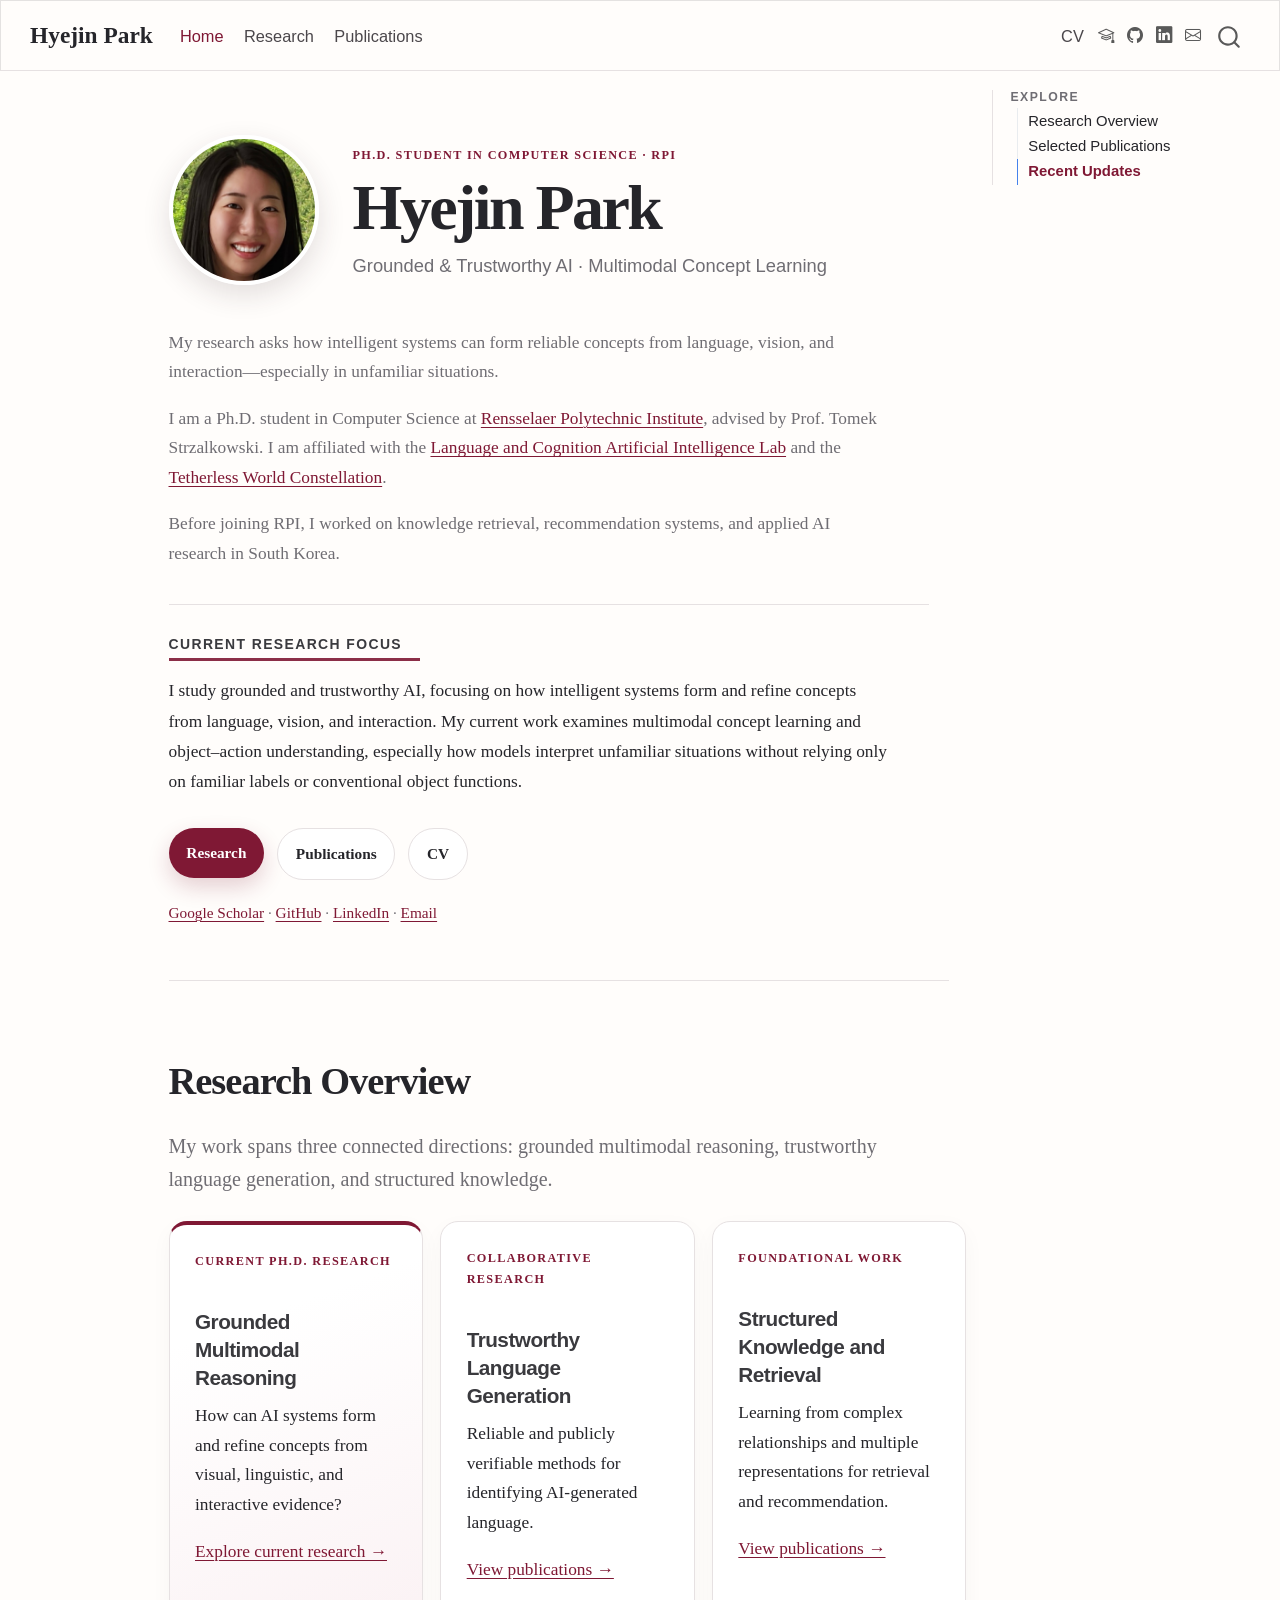
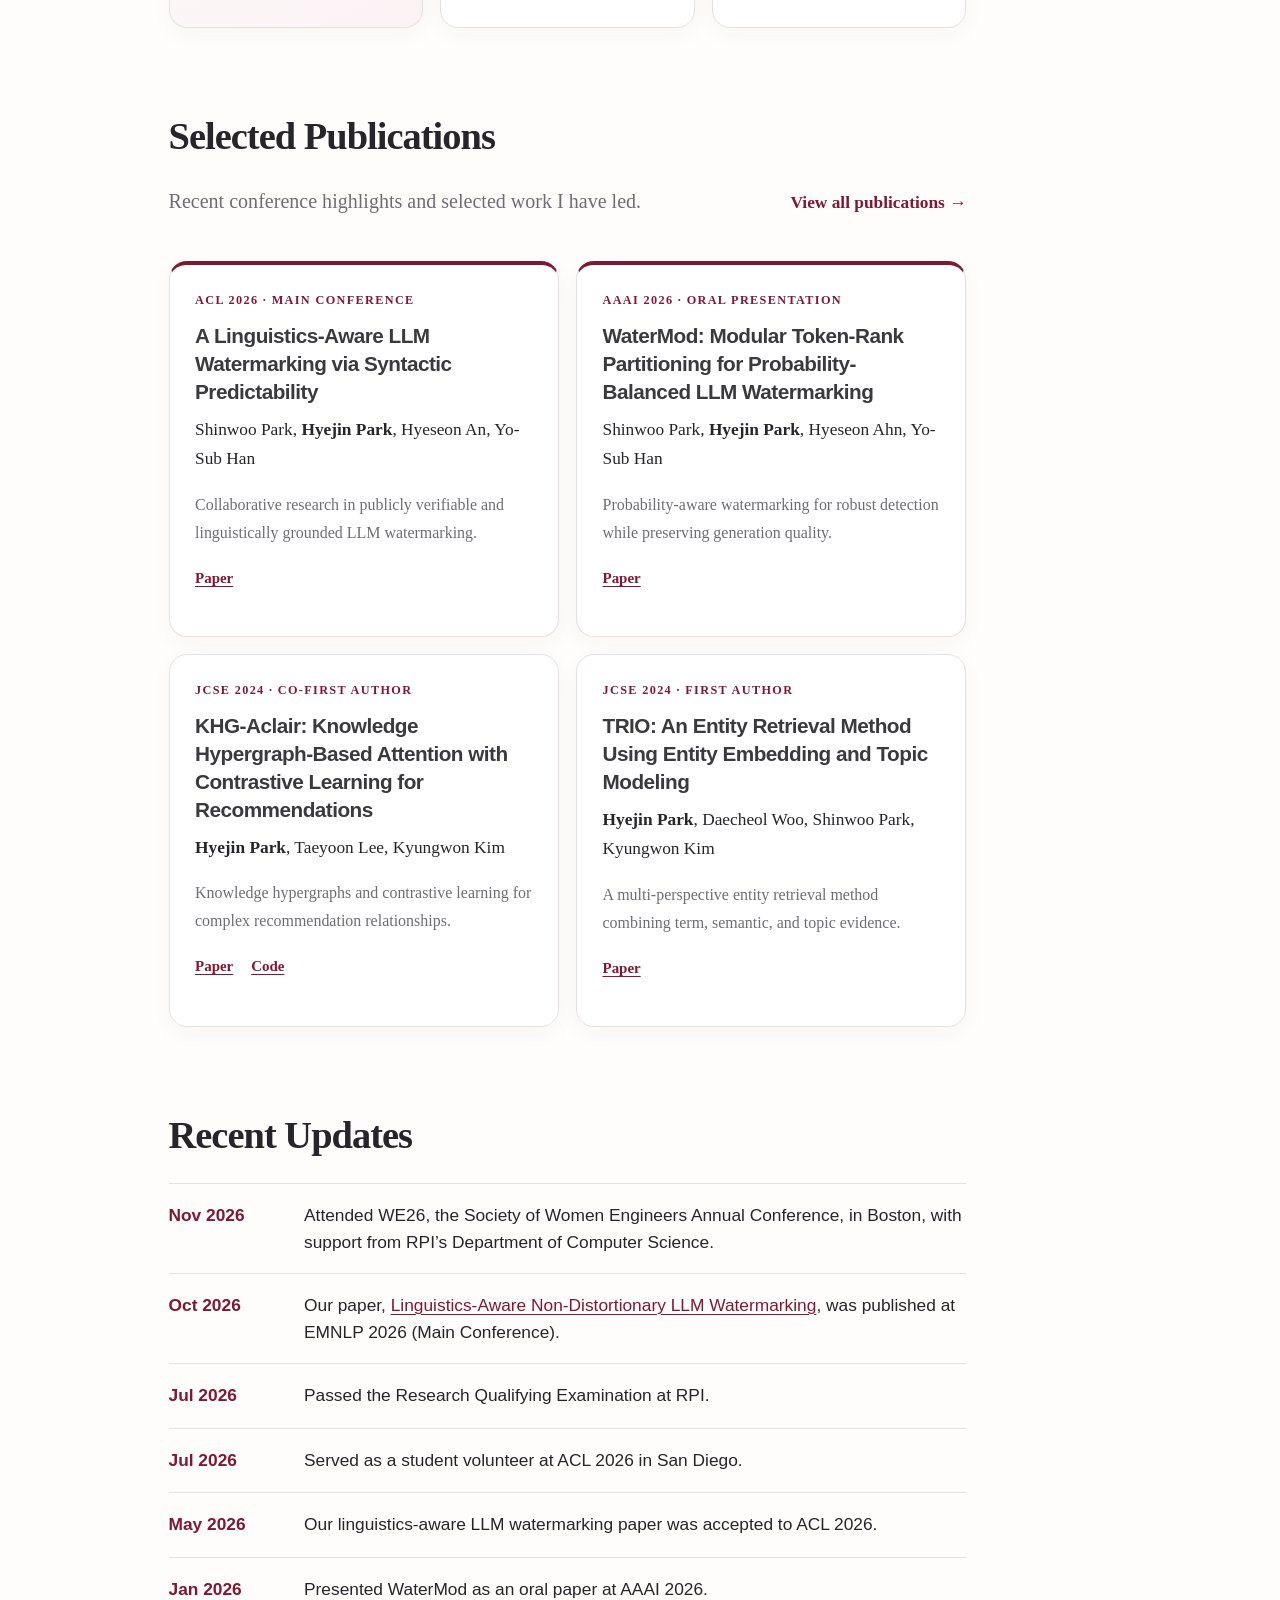
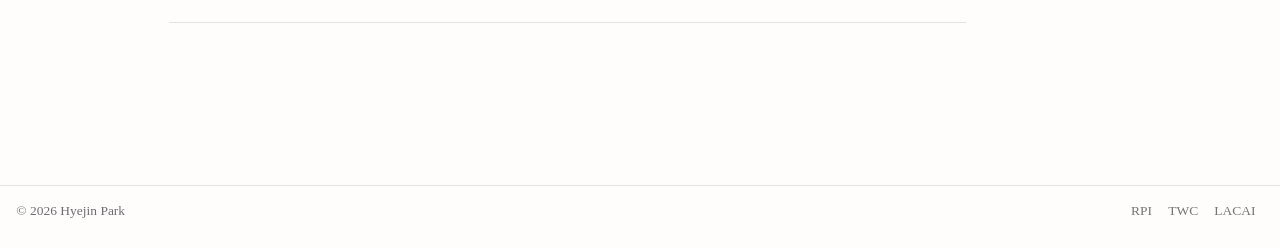
<file: docs/index.html>
<!DOCTYPE html>
<html xmlns="http://www.w3.org/1999/xhtml" lang="en" xml:lang="en"><head>

<meta charset="utf-8">
<meta name="generator" content="quarto-1.9.38">

<meta name="viewport" content="width=device-width, initial-scale=1.0, user-scalable=yes">

<meta name="description" content="Hyejin Park studies grounded and trustworthy AI, with a current focus on multimodal concept learning and object–action understanding.">

<title>Hyejin Park | Personal Website – Hyejin Park</title>
<style>
/* Default styles provided by pandoc.
** See https://pandoc.org/MANUAL.html#variables-for-html for config info.
*/
code{white-space: pre-wrap;}
span.smallcaps{font-variant: small-caps;}
div.columns{display: flex; gap: min(4vw, 1.5em);}
div.column{flex: auto; overflow-x: auto;}
div.hanging-indent{margin-left: 1.5em; text-indent: -1.5em;}
ul.task-list{list-style: none;}
ul.task-list li input[type="checkbox"] {
  width: 0.8em;
  margin: 0 0.8em 0.2em -1em; /* quarto-specific, see https://github.com/quarto-dev/quarto-cli/issues/4556 */ 
  vertical-align: middle;
}
</style>


<script src="site_libs/quarto-nav/quarto-nav.js"></script>
<script src="site_libs/clipboard/clipboard.min.js"></script>
<script src="site_libs/quarto-search/autocomplete.umd.js"></script>
<script src="site_libs/quarto-search/fuse.min.js"></script>
<script src="site_libs/quarto-search/quarto-search.js"></script>
<meta name="quarto:offset" content="./">
<script src="site_libs/quarto-html/quarto.js" type="module"></script>
<script src="site_libs/quarto-html/tabsets/tabsets.js" type="module"></script>
<script src="site_libs/quarto-html/popper.min.js"></script>
<script src="site_libs/quarto-html/tippy.umd.min.js"></script>
<script src="site_libs/quarto-html/anchor.min.js"></script>
<link href="site_libs/quarto-html/tippy.css" rel="stylesheet">
<link href="site_libs/quarto-html/quarto-syntax-highlighting-15634bcf2e68342d4ad2dfa704d543f6.css" rel="stylesheet" id="quarto-text-highlighting-styles">
<script src="site_libs/bootstrap/bootstrap.min.js"></script>
<link href="site_libs/bootstrap/bootstrap-icons.css" rel="stylesheet">
<link href="site_libs/bootstrap/bootstrap-54f96d26612463f10f51421a0f6e9d63.min.css" rel="stylesheet" append-hash="true" id="quarto-bootstrap" data-mode="light">
<script id="quarto-search-options" type="application/json">{
  "location": "navbar",
  "copy-button": false,
  "collapse-after": 3,
  "panel-placement": "end",
  "type": "overlay",
  "limit": 50,
  "keyboard-shortcut": [
    "f",
    "/",
    "s"
  ],
  "show-item-context": false,
  "language": {
    "search-no-results-text": "No results",
    "search-matching-documents-text": "matching documents",
    "search-copy-link-title": "Copy link to search",
    "search-hide-matches-text": "Hide additional matches",
    "search-more-match-text": "more match in this document",
    "search-more-matches-text": "more matches in this document",
    "search-clear-button-title": "Clear",
    "search-text-placeholder": "",
    "search-detached-cancel-button-title": "Cancel",
    "search-submit-button-title": "Submit",
    "search-label": "Search"
  }
}</script>
<style>html{ scroll-behavior: smooth; }</style>


<link rel="stylesheet" href="styles.css">
<meta property="og:title" content="Hyejin Park | Personal Website">
<meta property="og:description" content="Hyejin Park studies grounded and trustworthy AI, with a current focus on multimodal concept learning and object–action understanding.">
<meta property="og:image" content="https://hbd-ngc1316.github.io/images/profile.jpg">
<meta property="og:site_name" content="Hyejin Park">
</head>

<body class="nav-fixed quarto-light">

<div id="quarto-search-results"></div>
  <header id="quarto-header" class="headroom fixed-top">
    <nav class="navbar navbar-expand-lg " data-bs-theme="dark">
      <div class="navbar-container container-fluid">
      <div class="navbar-brand-container mx-auto">
    <a class="navbar-brand" href="./index.html">
    <span class="navbar-title">Hyejin Park</span>
    </a>
  </div>
            <div id="quarto-search" class="" title="Search"></div>
          <button class="navbar-toggler" type="button" data-bs-toggle="collapse" data-bs-target="#navbarCollapse" aria-controls="navbarCollapse" role="menu" aria-expanded="false" aria-label="Toggle navigation" onclick="if (window.quartoToggleHeadroom) { window.quartoToggleHeadroom(); }">
  <span class="navbar-toggler-icon"></span>
</button>
          <div class="collapse navbar-collapse" id="navbarCollapse">
            <ul class="navbar-nav navbar-nav-scroll me-auto">
  <li class="nav-item">
    <a class="nav-link active" href="./index.html" aria-current="page"> 
<span class="menu-text">Home</span></a>
  </li>  
  <li class="nav-item">
    <a class="nav-link" href="./research.html"> 
<span class="menu-text">Research</span></a>
  </li>  
  <li class="nav-item">
    <a class="nav-link" href="./publications.html"> 
<span class="menu-text">Publications</span></a>
  </li>  
</ul>
            <ul class="navbar-nav navbar-nav-scroll ms-auto">
  <li class="nav-item">
    <a class="nav-link" href="./files/Hyejin_Park_CV.pdf" target="_blank"> 
<span class="menu-text">CV</span></a>
  </li>  
</ul>
          </div> <!-- /navcollapse -->
            <div class="quarto-navbar-tools tools-wide">
    <a href="https://scholar.google.com/citations?user=kaD4NRoAAAAJ&amp;hl=en" title="Google Scholar" class="quarto-navigation-tool px-1" aria-label="Google Scholar"><i class="bi bi-mortarboard"></i></a>
    <a href="https://github.com/HBD-NGC1316" title="GitHub" class="quarto-navigation-tool px-1" aria-label="GitHub"><i class="bi bi-github"></i></a>
    <a href="https://www.linkedin.com/in/hyejin-park-6ab866176/" title="LinkedIn" class="quarto-navigation-tool px-1" aria-label="LinkedIn"><i class="bi bi-linkedin"></i></a>
    <a href="mailto:parkh12@rpi.edu" title="Email" class="quarto-navigation-tool px-1" aria-label="Email"><i class="bi bi-envelope"></i></a>
</div>
      </div> <!-- /container-fluid -->
    </nav>
</header>
<!-- content -->
<div id="quarto-content" class="quarto-container page-columns page-rows-contents page-layout-article page-navbar">
<!-- sidebar -->
<!-- margin-sidebar -->
    <div id="quarto-margin-sidebar" class="sidebar margin-sidebar">
        <nav id="TOC" role="doc-toc" class="toc-active">
    <h2 id="toc-title">Explore</h2>
   
  <ul class="collapse">
  <li><a href="#research-overview" id="toc-research-overview" class="nav-link active" data-scroll-target="#research-overview">Research Overview</a></li>
  <li><a href="#selected-publications" id="toc-selected-publications" class="nav-link" data-scroll-target="#selected-publications">Selected Publications</a></li>
  <li><a href="#recent-updates" id="toc-recent-updates" class="nav-link" data-scroll-target="#recent-updates">Recent Updates</a></li>
  </ul>
</nav>
    </div>
<!-- main -->
<main class="content" id="quarto-document-content"><header id="title-block-header" class="quarto-title-block"></header>




<div class="profile-top">
<div class="profile-photo-col">
<p><img src="images/profile.jpg" class="profile-photo img-fluid"></p>
</div>
<div class="profile-heading">
<p class="eyebrow">
Ph.D.&nbsp;Student in Computer Science · RPI
</p>
<section id="hyejin-park" class="level1 home-name unnumbered unlisted">
<h1 class="home-name unnumbered unlisted">Hyejin Park</h1>
<p class="profile-tagline">
Grounded &amp; Trustworthy AI · Multimodal Concept Learning
</p>
</section>
</div>
</div>
<div class="profile-bio">
<p>My research asks how intelligent systems can form reliable concepts from language, vision, and interaction—especially in unfamiliar situations.</p>
<p>I am a Ph.D.&nbsp;student in Computer Science at <a href="https://www.rpi.edu/">Rensselaer Polytechnic Institute</a>, advised by Prof.&nbsp;Tomek Strzalkowski. I am affiliated with the <a href="https://lacailab.cogsci.rpi.edu/people/students">Language and Cognition Artificial Intelligence Lab</a> and the <a href="https://tw.rpi.edu/person/hyejin-park">Tetherless World Constellation</a>.</p>
<p>Before joining RPI, I worked on knowledge retrieval, recommendation systems, and applied AI research in South Korea.</p>
<section id="current-research-focus" class="level3 focus-label unnumbered unlisted research-focus">
<h3 class="focus-label unnumbered unlisted anchored" data-anchor-id="current-research-focus">Current Research Focus</h3>
<p>I study grounded and trustworthy AI, focusing on how intelligent systems form and refine concepts from language, vision, and interaction. My current work examines multimodal concept learning and object–action understanding, especially how models interpret unfamiliar situations without relying only on familiar labels or conventional object functions.</p>
</section>
<div class="hero-actions">
<p><a href="research.html" class="button button-primary">Research</a></p>
<p><a href="publications.html" class="button button-secondary">Publications</a></p>
<p><a href="files/Hyejin_Park_CV.pdf" class="button button-secondary" target="_blank">CV</a></p>
</div>
<div class="quick-links">
<p><a href="https://scholar.google.com/citations?user=kaD4NRoAAAAJ&amp;hl=en">Google Scholar</a> · <a href="https://github.com/HBD-NGC1316">GitHub</a> · <a href="https://www.linkedin.com/in/hyejin-park-6ab866176/">LinkedIn</a> · <a href="mailto:parkh12@rpi.edu">Email</a></p>
</div>
</div>
<section id="research-overview" class="level2">
<h2 class="anchored" data-anchor-id="research-overview">Research Overview</h2>
<div class="section-intro">
<p>My work spans three connected directions: grounded multimodal reasoning, trustworthy language generation, and structured knowledge.</p>
</div>
<div class="card-grid">
<div class="topic-card topic-card-current">
<p class="card-label">
CURRENT Ph.D.&nbsp;RESEARCH
</p>
<section id="grounded-multimodal-reasoning" class="level3">
<h3 class="anchored" data-anchor-id="grounded-multimodal-reasoning">Grounded Multimodal Reasoning</h3>
<p>How can AI systems form and refine concepts from visual, linguistic, and interactive evidence?</p>
<p><a href="research.html#grounded-multimodal-reasoning">Explore current research →</a></p>
</section>
</div>
<div class="topic-card">
<p class="card-label">
COLLABORATIVE RESEARCH
</p>
<section id="trustworthy-language-generation" class="level3">
<h3 class="anchored" data-anchor-id="trustworthy-language-generation">Trustworthy Language Generation</h3>
<p>Reliable and publicly verifiable methods for identifying AI-generated language.</p>
<p><a href="publications.html#trustworthy-language-generation">View publications →</a></p>
</section>
</div>
<div class="topic-card">
<p class="card-label">
FOUNDATIONAL WORK
</p>
<section id="structured-knowledge-and-retrieval" class="level3">
<h3 class="anchored" data-anchor-id="structured-knowledge-and-retrieval">Structured Knowledge and Retrieval</h3>
<p>Learning from complex relationships and multiple representations for retrieval and recommendation.</p>
<p><a href="publications.html#selected-lead-author-work">View publications →</a></p>
</section>
</div>
</div>
</section>
<section id="selected-publications" class="level2">
<h2 class="anchored" data-anchor-id="selected-publications">Selected Publications</h2>
<div class="section-heading-row">
<div>
<p class="section-intro">
Recent conference highlights and selected work I have led.
</p>
</div>
<div>
<p><a class="text-link" href="publications.html">View all publications →</a></p>
</div>
</div>
<div class="publication-grid">
<div class="publication-card publication-highlight">
<p class="pub-venue">
ACL 2026 · MAIN CONFERENCE
</p>
<section id="a-linguistics-aware-llm-watermarking-via-syntactic-predictability" class="level3">
<h3 class="anchored" data-anchor-id="a-linguistics-aware-llm-watermarking-via-syntactic-predictability">A Linguistics-Aware LLM Watermarking via Syntactic Predictability</h3>
<p>Shinwoo Park, <strong>Hyejin Park</strong>, Hyeseon An, Yo-Sub Han</p>
<p class="pub-note">
Collaborative research in publicly verifiable and linguistically grounded LLM watermarking.
</p>
<p><a href="https://aclanthology.org/2026.acl-long.2115/" class="pub-link">Paper</a></p>
</section>
</div>
<div class="publication-card publication-highlight">
<p class="pub-venue">
AAAI 2026 · ORAL PRESENTATION
</p>
<section id="watermod-modular-token-rank-partitioning-for-probability-balanced-llm-watermarking" class="level3">
<h3 class="anchored" data-anchor-id="watermod-modular-token-rank-partitioning-for-probability-balanced-llm-watermarking">WaterMod: Modular Token-Rank Partitioning for Probability-Balanced LLM Watermarking</h3>
<p>Shinwoo Park, <strong>Hyejin Park</strong>, Hyeseon Ahn, Yo-Sub Han</p>
<p class="pub-note">
Probability-aware watermarking for robust detection while preserving generation quality.
</p>
<p><a href="https://ojs.aaai.org/index.php/AAAI/article/view/40546" class="pub-link">Paper</a></p>
</section>
</div>
<div class="publication-card">
<p class="pub-venue">
JCSE 2024 · CO-FIRST AUTHOR
</p>
<section id="khg-aclair-knowledge-hypergraph-based-attention-with-contrastive-learning-for-recommendations" class="level3">
<h3 class="anchored" data-anchor-id="khg-aclair-knowledge-hypergraph-based-attention-with-contrastive-learning-for-recommendations">KHG-Aclair: Knowledge Hypergraph-Based Attention with Contrastive Learning for Recommendations</h3>
<p><strong>Hyejin Park</strong>, Taeyoon Lee, Kyungwon Kim</p>
<p class="pub-note">
Knowledge hypergraphs and contrastive learning for complex recommendation relationships.
</p>
<p><a href="https://jcse.kiise.org/files/V18N3-04.pdf" class="pub-link">Paper</a> <a href="https://github.com/HBD-NGC1316/KHG-Aclair" class="pub-link">Code</a></p>
</section>
</div>
<div class="publication-card">
<p class="pub-venue">
JCSE 2024 · FIRST AUTHOR
</p>
<section id="trio-an-entity-retrieval-method-using-entity-embedding-and-topic-modeling" class="level3">
<h3 class="anchored" data-anchor-id="trio-an-entity-retrieval-method-using-entity-embedding-and-topic-modeling">TRIO: An Entity Retrieval Method Using Entity Embedding and Topic Modeling</h3>
<p><strong>Hyejin Park</strong>, Daecheol Woo, Shinwoo Park, Kyungwon Kim</p>
<p class="pub-note">
A multi-perspective entity retrieval method combining term, semantic, and topic evidence.
</p>
<p><a href="https://jcse.kiise.org/files/V18N1-05.pdf" class="pub-link">Paper</a></p>
</section>
</div>
</div>
</section>
<section id="recent-updates" class="level2">
<h2 class="anchored" data-anchor-id="recent-updates">Recent Updates</h2>
<div class="updates-list">
<div class="update-row">
<div class="update-date">
Nov 2026
</div>
<div class="update-text">
Attended WE26, the Society of Women Engineers Annual Conference, in Boston, with support from RPI’s Department of Computer Science.
</div>
</div>
<div class="update-row">
<div class="update-date">
Oct 2026
</div>
<div class="update-text">
Our paper, <a href="https://aclanthology.org/2026.emnlp-main.1203/">Linguistics-Aware Non-Distortionary LLM Watermarking</a>, was published at EMNLP 2026 (Main Conference).
</div>
</div>
<div class="update-row">
<div class="update-date">
Jul 2026
</div>
<div class="update-text">
Passed the Research Qualifying Examination at RPI.
</div>
</div>
<div class="update-row">
<div class="update-date">
Jul 2026
</div>
<div class="update-text">
Served as a student volunteer at ACL 2026 in San Diego.
</div>
</div>
<div class="update-row">
<div class="update-date">
May 2026
</div>
<div class="update-text">
Our linguistics-aware LLM watermarking paper was accepted to ACL 2026.
</div>
</div>
<div class="update-row">
<div class="update-date">
Jan 2026
</div>
<div class="update-text">
Presented WaterMod as an oral paper at AAAI 2026.
</div>
</div>
<!-- ::: {.update-row}
<div class="update-date">Nov 2025</div>
<div class="update-text">Gave a seminar talk on affordance perception and representation learning at RPI.</div>
::: -->
</div>


</section>

<a onclick="window.scrollTo(0, 0); return false;" role="button" id="quarto-back-to-top"><i class="bi bi-arrow-up"></i> Back to top</a></main> <!-- /main -->
<script id="quarto-html-after-body" type="application/javascript">
  window.document.addEventListener("DOMContentLoaded", function (event) {
    const icon = "";
    const anchorJS = new window.AnchorJS();
    anchorJS.options = {
      placement: 'right',
      icon: icon
    };
    anchorJS.add('.anchored');
    const isCodeAnnotation = (el) => {
      for (const clz of el.classList) {
        if (clz.startsWith('code-annotation-')) {                     
          return true;
        }
      }
      return false;
    }
    const onCopySuccess = function(e) {
      // button target
      const button = e.trigger;
      // don't keep focus
      button.blur();
      // flash "checked"
      button.classList.add('code-copy-button-checked');
      var currentTitle = button.getAttribute("title");
      button.setAttribute("title", "Copied!");
      let tooltip;
      if (window.bootstrap) {
        button.setAttribute("data-bs-toggle", "tooltip");
        button.setAttribute("data-bs-placement", "left");
        button.setAttribute("data-bs-title", "Copied!");
        tooltip = new bootstrap.Tooltip(button, 
          { trigger: "manual", 
            customClass: "code-copy-button-tooltip",
            offset: [0, -8]});
        tooltip.show();    
      }
      setTimeout(function() {
        if (tooltip) {
          tooltip.hide();
          button.removeAttribute("data-bs-title");
          button.removeAttribute("data-bs-toggle");
          button.removeAttribute("data-bs-placement");
        }
        button.setAttribute("title", currentTitle);
        button.classList.remove('code-copy-button-checked');
      }, 1000);
      // clear code selection
      e.clearSelection();
    }
    const getTextToCopy = function(trigger) {
      const outerScaffold = trigger.parentElement.cloneNode(true);
      const codeEl = outerScaffold.querySelector('code');
      for (const childEl of codeEl.children) {
        if (isCodeAnnotation(childEl)) {
          childEl.remove();
        }
      }
      return codeEl.innerText;
    }
    const clipboard = new window.ClipboardJS('.code-copy-button:not([data-in-quarto-modal])', {
      text: getTextToCopy
    });
    clipboard.on('success', onCopySuccess);
    if (window.document.getElementById('quarto-embedded-source-code-modal')) {
      const clipboardModal = new window.ClipboardJS('.code-copy-button[data-in-quarto-modal]', {
        text: getTextToCopy,
        container: window.document.getElementById('quarto-embedded-source-code-modal')
      });
      clipboardModal.on('success', onCopySuccess);
    }
      var localhostRegex = new RegExp(/^(?:http|https):\/\/localhost\:?[0-9]*\//);
      var mailtoRegex = new RegExp(/^mailto:/);
        var filterRegex = new RegExp("https:\/\/hbd-ngc1316\.github\.io");
      var isInternal = (href) => {
          return filterRegex.test(href) || localhostRegex.test(href) || mailtoRegex.test(href);
      }
      // Inspect non-navigation links and adorn them if external
     var links = window.document.querySelectorAll('a[href]:not(.nav-link):not(.navbar-brand):not(.toc-action):not(.sidebar-link):not(.sidebar-item-toggle):not(.pagination-link):not(.no-external):not([aria-hidden]):not(.dropdown-item):not(.quarto-navigation-tool):not(.about-link)');
      for (var i=0; i<links.length; i++) {
        const link = links[i];
        if (!isInternal(link.href)) {
          // undo the damage that might have been done by quarto-nav.js in the case of
          // links that we want to consider external
          if (link.dataset.originalHref !== undefined) {
            link.href = link.dataset.originalHref;
          }
            // target, if specified
            link.setAttribute("target", "_blank");
            if (link.getAttribute("rel") === null) {
              link.setAttribute("rel", "noopener");
            }
        }
      }
    function tippyHover(el, contentFn, onTriggerFn, onUntriggerFn) {
      const config = {
        allowHTML: true,
        maxWidth: 500,
        delay: 100,
        arrow: false,
        appendTo: function(el) {
            return el.parentElement;
        },
        interactive: true,
        interactiveBorder: 10,
        theme: 'quarto',
        placement: 'bottom-start',
      };
      if (contentFn) {
        config.content = contentFn;
      }
      if (onTriggerFn) {
        config.onTrigger = onTriggerFn;
      }
      if (onUntriggerFn) {
        config.onUntrigger = onUntriggerFn;
      }
      window.tippy(el, config); 
    }
    const noterefs = window.document.querySelectorAll('a[role="doc-noteref"]');
    for (var i=0; i<noterefs.length; i++) {
      const ref = noterefs[i];
      tippyHover(ref, function() {
        // use id or data attribute instead here
        let href = ref.getAttribute('data-footnote-href') || ref.getAttribute('href');
        try { href = new URL(href).hash; } catch {}
        const id = href.replace(/^#\/?/, "");
        const note = window.document.getElementById(id);
        if (note) {
          return note.innerHTML;
        } else {
          return "";
        }
      });
    }
    const xrefs = window.document.querySelectorAll('a.quarto-xref');
    const processXRef = (id, note) => {
      // Strip column container classes
      const stripColumnClz = (el) => {
        el.classList.remove("page-full", "page-columns");
        if (el.children) {
          for (const child of el.children) {
            stripColumnClz(child);
          }
        }
      }
      stripColumnClz(note)
      if (id === null || id.startsWith('sec-')) {
        // Special case sections, only their first couple elements
        const container = document.createElement("div");
        if (note.children && note.children.length > 2) {
          container.appendChild(note.children[0].cloneNode(true));
          for (let i = 1; i < note.children.length; i++) {
            const child = note.children[i];
            if (child.tagName === "P" && child.innerText === "") {
              continue;
            } else {
              container.appendChild(child.cloneNode(true));
              break;
            }
          }
          if (window.Quarto?.typesetMath) {
            window.Quarto.typesetMath(container);
          }
          return container.innerHTML
        } else {
          if (window.Quarto?.typesetMath) {
            window.Quarto.typesetMath(note);
          }
          return note.innerHTML;
        }
      } else {
        // Remove any anchor links if they are present
        const anchorLink = note.querySelector('a.anchorjs-link');
        if (anchorLink) {
          anchorLink.remove();
        }
        if (window.Quarto?.typesetMath) {
          window.Quarto.typesetMath(note);
        }
        if (note.classList.contains("callout")) {
          return note.outerHTML;
        } else {
          return note.innerHTML;
        }
      }
    }
    for (var i=0; i<xrefs.length; i++) {
      const xref = xrefs[i];
      tippyHover(xref, undefined, function(instance) {
        instance.disable();
        let url = xref.getAttribute('href');
        let hash = undefined; 
        if (url.startsWith('#')) {
          hash = url;
        } else {
          try { hash = new URL(url).hash; } catch {}
        }
        if (hash) {
          const id = hash.replace(/^#\/?/, "");
          const note = window.document.getElementById(id);
          if (note !== null) {
            try {
              const html = processXRef(id, note.cloneNode(true));
              instance.setContent(html);
            } finally {
              instance.enable();
              instance.show();
            }
          } else {
            // See if we can fetch this
            fetch(url.split('#')[0])
            .then(res => res.text())
            .then(html => {
              const parser = new DOMParser();
              const htmlDoc = parser.parseFromString(html, "text/html");
              const note = htmlDoc.getElementById(id);
              if (note !== null) {
                const html = processXRef(id, note);
                instance.setContent(html);
              } 
            }).finally(() => {
              instance.enable();
              instance.show();
            });
          }
        } else {
          // See if we can fetch a full url (with no hash to target)
          // This is a special case and we should probably do some content thinning / targeting
          fetch(url)
          .then(res => res.text())
          .then(html => {
            const parser = new DOMParser();
            const htmlDoc = parser.parseFromString(html, "text/html");
            const note = htmlDoc.querySelector('main.content');
            if (note !== null) {
              // This should only happen for chapter cross references
              // (since there is no id in the URL)
              // remove the first header
              if (note.children.length > 0 && note.children[0].tagName === "HEADER") {
                note.children[0].remove();
              }
              const html = processXRef(null, note);
              instance.setContent(html);
            } 
          }).finally(() => {
            instance.enable();
            instance.show();
          });
        }
      }, function(instance) {
      });
    }
        let selectedAnnoteEl;
        const selectorForAnnotation = ( cell, annotation) => {
          let cellAttr = 'data-code-cell="' + cell + '"';
          let lineAttr = 'data-code-annotation="' +  annotation + '"';
          const selector = 'span[' + cellAttr + '][' + lineAttr + ']';
          return selector;
        }
        const selectCodeLines = (annoteEl) => {
          const doc = window.document;
          const targetCell = annoteEl.getAttribute("data-target-cell");
          const targetAnnotation = annoteEl.getAttribute("data-target-annotation");
          const annoteSpan = window.document.querySelector(selectorForAnnotation(targetCell, targetAnnotation));
          const lines = annoteSpan.getAttribute("data-code-lines").split(",");
          const lineIds = lines.map((line) => {
            return targetCell + "-" + line;
          })
          let top = null;
          let height = null;
          let parent = null;
          if (lineIds.length > 0) {
              //compute the position of the single el (top and bottom and make a div)
              const el = window.document.getElementById(lineIds[0]);
              top = el.offsetTop;
              height = el.offsetHeight;
              parent = el.parentElement.parentElement;
            if (lineIds.length > 1) {
              const lastEl = window.document.getElementById(lineIds[lineIds.length - 1]);
              const bottom = lastEl.offsetTop + lastEl.offsetHeight;
              height = bottom - top;
            }
            if (top !== null && height !== null && parent !== null) {
              // cook up a div (if necessary) and position it 
              let div = window.document.getElementById("code-annotation-line-highlight");
              if (div === null) {
                div = window.document.createElement("div");
                div.setAttribute("id", "code-annotation-line-highlight");
                div.style.position = 'absolute';
                parent.appendChild(div);
              }
              div.style.top = top - 2 + "px";
              div.style.height = height + 4 + "px";
              div.style.left = 0;
              let gutterDiv = window.document.getElementById("code-annotation-line-highlight-gutter");
              if (gutterDiv === null) {
                gutterDiv = window.document.createElement("div");
                gutterDiv.setAttribute("id", "code-annotation-line-highlight-gutter");
                gutterDiv.style.position = 'absolute';
                const codeCell = window.document.getElementById(targetCell);
                const gutter = codeCell.querySelector('.code-annotation-gutter');
                gutter.appendChild(gutterDiv);
              }
              gutterDiv.style.top = top - 2 + "px";
              gutterDiv.style.height = height + 4 + "px";
            }
            selectedAnnoteEl = annoteEl;
          }
        };
        const unselectCodeLines = () => {
          const elementsIds = ["code-annotation-line-highlight", "code-annotation-line-highlight-gutter"];
          elementsIds.forEach((elId) => {
            const div = window.document.getElementById(elId);
            if (div) {
              div.remove();
            }
          });
          selectedAnnoteEl = undefined;
        };
          // Handle positioning of the toggle
      window.addEventListener(
        "resize",
        throttle(() => {
          elRect = undefined;
          if (selectedAnnoteEl) {
            selectCodeLines(selectedAnnoteEl);
          }
        }, 10)
      );
      function throttle(fn, ms) {
      let throttle = false;
      let timer;
        return (...args) => {
          if(!throttle) { // first call gets through
              fn.apply(this, args);
              throttle = true;
          } else { // all the others get throttled
              if(timer) clearTimeout(timer); // cancel #2
              timer = setTimeout(() => {
                fn.apply(this, args);
                timer = throttle = false;
              }, ms);
          }
        };
      }
        // Attach click handler to the DT
        const annoteDls = window.document.querySelectorAll('dt[data-target-cell]');
        for (const annoteDlNode of annoteDls) {
          annoteDlNode.addEventListener('click', (event) => {
            const clickedEl = event.target;
            if (clickedEl !== selectedAnnoteEl) {
              unselectCodeLines();
              const activeEl = window.document.querySelector('dt[data-target-cell].code-annotation-active');
              if (activeEl) {
                activeEl.classList.remove('code-annotation-active');
              }
              selectCodeLines(clickedEl);
              clickedEl.classList.add('code-annotation-active');
            } else {
              // Unselect the line
              unselectCodeLines();
              clickedEl.classList.remove('code-annotation-active');
            }
          });
        }
    const findCites = (el) => {
      const parentEl = el.parentElement;
      if (parentEl) {
        const cites = parentEl.dataset.cites;
        if (cites) {
          return {
            el,
            cites: cites.split(' ')
          };
        } else {
          return findCites(el.parentElement)
        }
      } else {
        return undefined;
      }
    };
    var bibliorefs = window.document.querySelectorAll('a[role="doc-biblioref"]');
    for (var i=0; i<bibliorefs.length; i++) {
      const ref = bibliorefs[i];
      const citeInfo = findCites(ref);
      if (citeInfo) {
        tippyHover(citeInfo.el, function() {
          var popup = window.document.createElement('div');
          citeInfo.cites.forEach(function(cite) {
            var citeDiv = window.document.createElement('div');
            citeDiv.classList.add('hanging-indent');
            citeDiv.classList.add('csl-entry');
            var biblioDiv = window.document.getElementById('ref-' + cite);
            if (biblioDiv) {
              citeDiv.innerHTML = biblioDiv.innerHTML;
            }
            popup.appendChild(citeDiv);
          });
          return popup.innerHTML;
        });
      }
    }
  });
  </script>
</div> <!-- /content -->
<footer class="footer">
  <div class="nav-footer">
    <div class="nav-footer-left">
<p>© 2026 Hyejin Park</p>
</div>   
    <div class="nav-footer-center">
      &nbsp;
    </div>
    <div class="nav-footer-right">
      <ul class="footer-items list-unstyled">
    <li class="nav-item">
    <a class="nav-link" href="https://www.rpi.edu/">
<p>RPI</p>
</a>
  </li>  
    <li class="nav-item">
    <a class="nav-link" href="https://tw.rpi.edu/person/hyejin-park">
<p>TWC</p>
</a>
  </li>  
    <li class="nav-item">
    <a class="nav-link" href="https://lacailab.cogsci.rpi.edu/people/students">
<p>LACAI</p>
</a>
  </li>  
</ul>
    </div>
  </div>
</footer>




<script src="site_libs/quarto-html/zenscroll-min.js"></script>
</body></html>
</file>
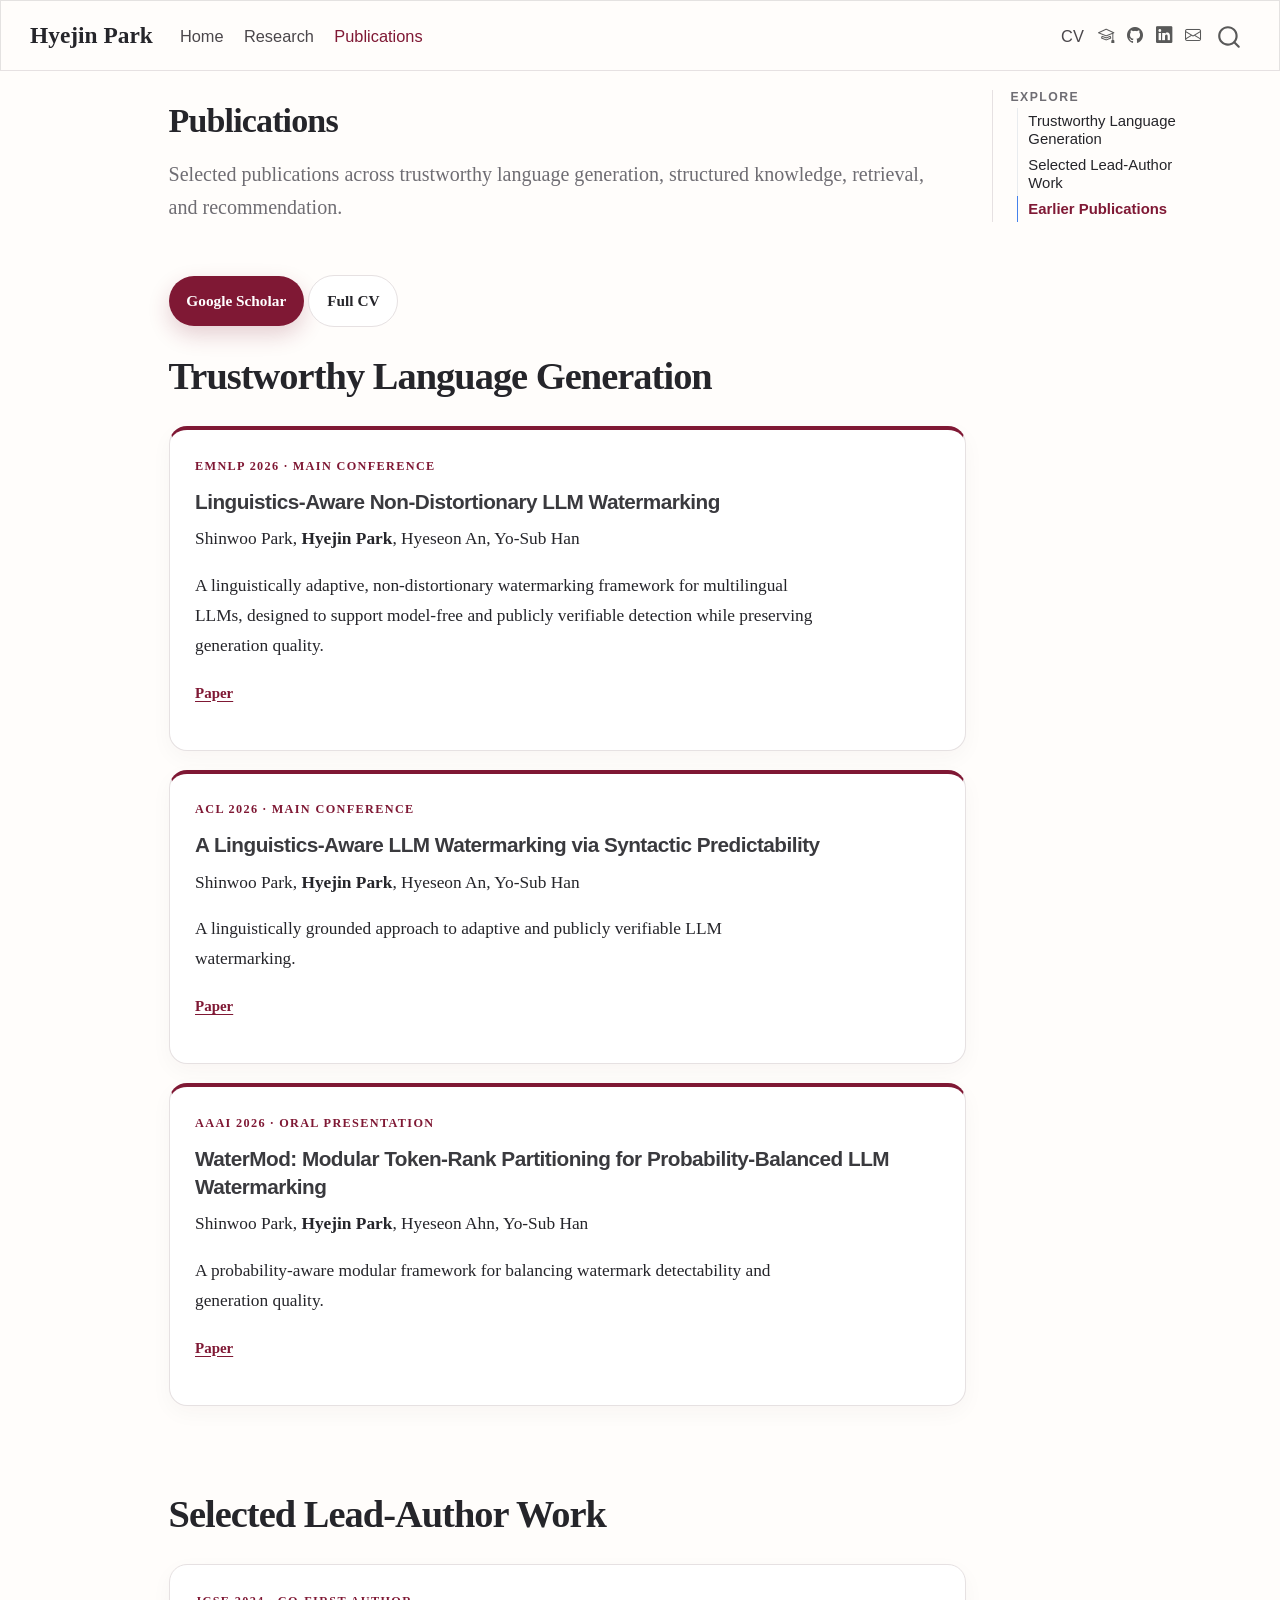
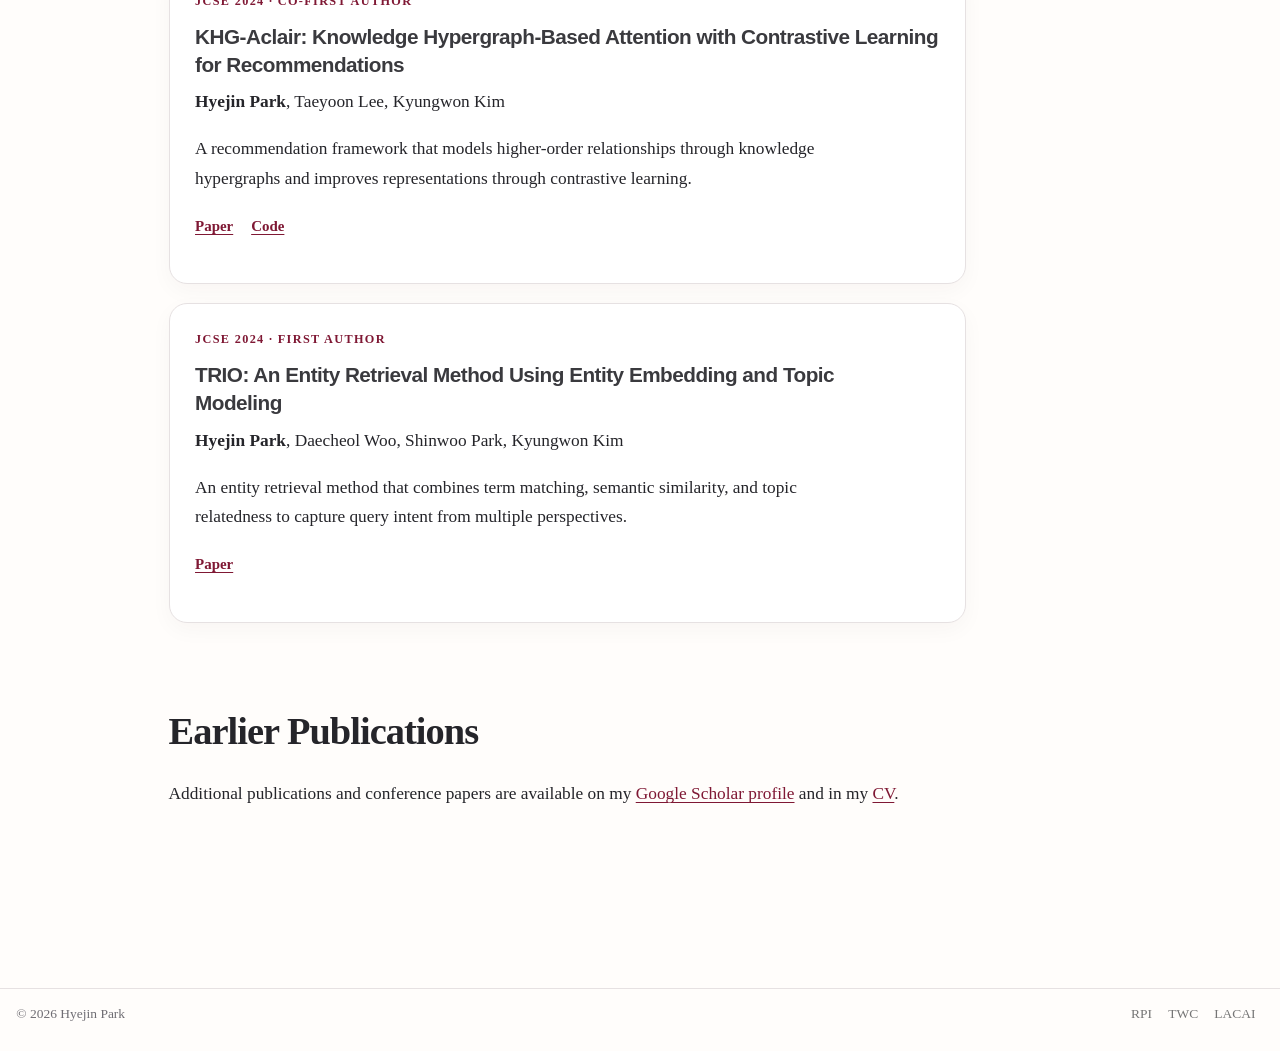
<file: docs/publications.html>
<!DOCTYPE html>
<html xmlns="http://www.w3.org/1999/xhtml" lang="en" xml:lang="en"><head>

<meta charset="utf-8">
<meta name="generator" content="quarto-1.9.38">

<meta name="viewport" content="width=device-width, initial-scale=1.0, user-scalable=yes">

<meta name="description" content="Selected publications by Hyejin Park.">

<title>Publications | Hyejin Park – Hyejin Park</title>
<style>
/* Default styles provided by pandoc.
** See https://pandoc.org/MANUAL.html#variables-for-html for config info.
*/
code{white-space: pre-wrap;}
span.smallcaps{font-variant: small-caps;}
div.columns{display: flex; gap: min(4vw, 1.5em);}
div.column{flex: auto; overflow-x: auto;}
div.hanging-indent{margin-left: 1.5em; text-indent: -1.5em;}
ul.task-list{list-style: none;}
ul.task-list li input[type="checkbox"] {
  width: 0.8em;
  margin: 0 0.8em 0.2em -1em; /* quarto-specific, see https://github.com/quarto-dev/quarto-cli/issues/4556 */ 
  vertical-align: middle;
}
</style>


<script src="site_libs/quarto-nav/quarto-nav.js"></script>
<script src="site_libs/clipboard/clipboard.min.js"></script>
<script src="site_libs/quarto-search/autocomplete.umd.js"></script>
<script src="site_libs/quarto-search/fuse.min.js"></script>
<script src="site_libs/quarto-search/quarto-search.js"></script>
<meta name="quarto:offset" content="./">
<script src="site_libs/quarto-html/quarto.js" type="module"></script>
<script src="site_libs/quarto-html/tabsets/tabsets.js" type="module"></script>
<script src="site_libs/quarto-html/popper.min.js"></script>
<script src="site_libs/quarto-html/tippy.umd.min.js"></script>
<script src="site_libs/quarto-html/anchor.min.js"></script>
<link href="site_libs/quarto-html/tippy.css" rel="stylesheet">
<link href="site_libs/quarto-html/quarto-syntax-highlighting-15634bcf2e68342d4ad2dfa704d543f6.css" rel="stylesheet" id="quarto-text-highlighting-styles">
<script src="site_libs/bootstrap/bootstrap.min.js"></script>
<link href="site_libs/bootstrap/bootstrap-icons.css" rel="stylesheet">
<link href="site_libs/bootstrap/bootstrap-54f96d26612463f10f51421a0f6e9d63.min.css" rel="stylesheet" append-hash="true" id="quarto-bootstrap" data-mode="light">
<script id="quarto-search-options" type="application/json">{
  "location": "navbar",
  "copy-button": false,
  "collapse-after": 3,
  "panel-placement": "end",
  "type": "overlay",
  "limit": 50,
  "keyboard-shortcut": [
    "f",
    "/",
    "s"
  ],
  "show-item-context": false,
  "language": {
    "search-no-results-text": "No results",
    "search-matching-documents-text": "matching documents",
    "search-copy-link-title": "Copy link to search",
    "search-hide-matches-text": "Hide additional matches",
    "search-more-match-text": "more match in this document",
    "search-more-matches-text": "more matches in this document",
    "search-clear-button-title": "Clear",
    "search-text-placeholder": "",
    "search-detached-cancel-button-title": "Cancel",
    "search-submit-button-title": "Submit",
    "search-label": "Search"
  }
}</script>
<style>html{ scroll-behavior: smooth; }</style>


<link rel="stylesheet" href="styles.css">
<meta property="og:title" content="Publications | Hyejin Park">
<meta property="og:description" content="Selected publications by Hyejin Park.">
<meta property="og:site_name" content="Hyejin Park">
</head>

<body class="nav-fixed quarto-light">

<div id="quarto-search-results"></div>
  <header id="quarto-header" class="headroom fixed-top">
    <nav class="navbar navbar-expand-lg " data-bs-theme="dark">
      <div class="navbar-container container-fluid">
      <div class="navbar-brand-container mx-auto">
    <a class="navbar-brand" href="./index.html">
    <span class="navbar-title">Hyejin Park</span>
    </a>
  </div>
            <div id="quarto-search" class="" title="Search"></div>
          <button class="navbar-toggler" type="button" data-bs-toggle="collapse" data-bs-target="#navbarCollapse" aria-controls="navbarCollapse" role="menu" aria-expanded="false" aria-label="Toggle navigation" onclick="if (window.quartoToggleHeadroom) { window.quartoToggleHeadroom(); }">
  <span class="navbar-toggler-icon"></span>
</button>
          <div class="collapse navbar-collapse" id="navbarCollapse">
            <ul class="navbar-nav navbar-nav-scroll me-auto">
  <li class="nav-item">
    <a class="nav-link" href="./index.html"> 
<span class="menu-text">Home</span></a>
  </li>  
  <li class="nav-item">
    <a class="nav-link" href="./research.html"> 
<span class="menu-text">Research</span></a>
  </li>  
  <li class="nav-item">
    <a class="nav-link active" href="./publications.html" aria-current="page"> 
<span class="menu-text">Publications</span></a>
  </li>  
</ul>
            <ul class="navbar-nav navbar-nav-scroll ms-auto">
  <li class="nav-item">
    <a class="nav-link" href="./files/Hyejin_Park_CV.pdf" target="_blank"> 
<span class="menu-text">CV</span></a>
  </li>  
</ul>
          </div> <!-- /navcollapse -->
            <div class="quarto-navbar-tools tools-wide">
    <a href="https://scholar.google.com/citations?user=kaD4NRoAAAAJ&amp;hl=en" title="Google Scholar" class="quarto-navigation-tool px-1" aria-label="Google Scholar"><i class="bi bi-mortarboard"></i></a>
    <a href="https://github.com/HBD-NGC1316" title="GitHub" class="quarto-navigation-tool px-1" aria-label="GitHub"><i class="bi bi-github"></i></a>
    <a href="https://www.linkedin.com/in/hyejin-park-6ab866176/" title="LinkedIn" class="quarto-navigation-tool px-1" aria-label="LinkedIn"><i class="bi bi-linkedin"></i></a>
    <a href="mailto:parkh12@rpi.edu" title="Email" class="quarto-navigation-tool px-1" aria-label="Email"><i class="bi bi-envelope"></i></a>
</div>
      </div> <!-- /container-fluid -->
    </nav>
</header>
<!-- content -->
<div id="quarto-content" class="quarto-container page-columns page-rows-contents page-layout-article page-navbar">
<!-- sidebar -->
<!-- margin-sidebar -->
    <div id="quarto-margin-sidebar" class="sidebar margin-sidebar">
        <nav id="TOC" role="doc-toc" class="toc-active">
    <h2 id="toc-title">Explore</h2>
   
  <ul class="collapse">
  <li><a href="#trustworthy-language-generation" id="toc-trustworthy-language-generation" class="nav-link active" data-scroll-target="#trustworthy-language-generation">Trustworthy Language Generation</a></li>
  <li><a href="#selected-lead-author-work" id="toc-selected-lead-author-work" class="nav-link" data-scroll-target="#selected-lead-author-work">Selected Lead-Author Work</a></li>
  <li><a href="#earlier-publications" id="toc-earlier-publications" class="nav-link" data-scroll-target="#earlier-publications">Earlier Publications</a></li>
  </ul>
</nav>
    </div>
<!-- main -->
<main class="content" id="quarto-document-content"><header id="title-block-header" class="quarto-title-block"><h1 class="title display-7">Publications</h1></header>

<header id="title-block-header">


</header>


<p class="page-lead">
Selected publications across trustworthy language generation, structured knowledge, retrieval, and recommendation.
</p>
<div class="publication-actions">
<p><a class="button button-primary" href="https://scholar.google.com/citations?user=kaD4NRoAAAAJ&amp;hl=en">Google Scholar</a> <a class="button button-secondary" href="files/Hyejin_Park_CV.pdf" target="_blank">Full CV</a></p>
</div>
<section id="trustworthy-language-generation" class="level2">
<h2 class="anchored" data-anchor-id="trustworthy-language-generation">Trustworthy Language Generation</h2>
<div class="publication-card publication-wide publication-highlight">
<p class="pub-venue">
EMNLP 2026 · MAIN CONFERENCE
</p>
<section id="linguistics-aware-non-distortionary-llm-watermarking" class="level3">
<h3 class="anchored" data-anchor-id="linguistics-aware-non-distortionary-llm-watermarking">Linguistics-Aware Non-Distortionary LLM Watermarking</h3>
<p>Shinwoo Park, <strong>Hyejin Park</strong>, Hyeseon An, Yo-Sub Han</p>
<p>A linguistically adaptive, non-distortionary watermarking framework for multilingual LLMs, designed to support model-free and publicly verifiable detection while preserving generation quality.</p>
<p><a href="https://arxiv.org/abs/2606.00613" class="pub-link">Paper</a></p>
</section>
</div>
<div class="publication-card publication-wide publication-highlight">
<p class="pub-venue">
ACL 2026 · MAIN CONFERENCE
</p>
<section id="a-linguistics-aware-llm-watermarking-via-syntactic-predictability" class="level3">
<h3 class="anchored" data-anchor-id="a-linguistics-aware-llm-watermarking-via-syntactic-predictability">A Linguistics-Aware LLM Watermarking via Syntactic Predictability</h3>
<p>Shinwoo Park, <strong>Hyejin Park</strong>, Hyeseon An, Yo-Sub Han</p>
<p>A linguistically grounded approach to adaptive and publicly verifiable LLM watermarking.</p>
<p><a href="https://aclanthology.org/2026.acl-long.2115/" class="pub-link">Paper</a></p>
</section>
</div>
<div class="publication-card publication-wide publication-highlight">
<p class="pub-venue">
AAAI 2026 · ORAL PRESENTATION
</p>
<section id="watermod-modular-token-rank-partitioning-for-probability-balanced-llm-watermarking" class="level3">
<h3 class="anchored" data-anchor-id="watermod-modular-token-rank-partitioning-for-probability-balanced-llm-watermarking">WaterMod: Modular Token-Rank Partitioning for Probability-Balanced LLM Watermarking</h3>
<p>Shinwoo Park, <strong>Hyejin Park</strong>, Hyeseon Ahn, Yo-Sub Han</p>
<p>A probability-aware modular framework for balancing watermark detectability and generation quality.</p>
<p><a href="https://ojs.aaai.org/index.php/AAAI/article/view/40546" class="pub-link">Paper</a></p>
</section>
</div>
</section>
<section id="selected-lead-author-work" class="level2">
<h2 class="anchored" data-anchor-id="selected-lead-author-work">Selected Lead-Author Work</h2>
<div class="publication-card publication-wide">
<p class="pub-venue">
JCSE 2024 · CO-FIRST AUTHOR
</p>
<section id="khg-aclair-knowledge-hypergraph-based-attention-with-contrastive-learning-for-recommendations" class="level3">
<h3 class="anchored" data-anchor-id="khg-aclair-knowledge-hypergraph-based-attention-with-contrastive-learning-for-recommendations">KHG-Aclair: Knowledge Hypergraph-Based Attention with Contrastive Learning for Recommendations</h3>
<p><strong>Hyejin Park</strong>, Taeyoon Lee, Kyungwon Kim</p>
<p>A recommendation framework that models higher-order relationships through knowledge hypergraphs and improves representations through contrastive learning.</p>
<p><a href="https://jcse.kiise.org/files/V18N3-04.pdf" class="pub-link">Paper</a> <a href="https://github.com/HBD-NGC1316/KHG-Aclair" class="pub-link">Code</a></p>
</section>
</div>
<div class="publication-card publication-wide">
<p class="pub-venue">
JCSE 2024 · FIRST AUTHOR
</p>
<section id="trio-an-entity-retrieval-method-using-entity-embedding-and-topic-modeling" class="level3">
<h3 class="anchored" data-anchor-id="trio-an-entity-retrieval-method-using-entity-embedding-and-topic-modeling">TRIO: An Entity Retrieval Method Using Entity Embedding and Topic Modeling</h3>
<p><strong>Hyejin Park</strong>, Daecheol Woo, Shinwoo Park, Kyungwon Kim</p>
<p>An entity retrieval method that combines term matching, semantic similarity, and topic relatedness to capture query intent from multiple perspectives.</p>
<p><a href="https://jcse.kiise.org/files/V18N1-05.pdf" class="pub-link">Paper</a></p>
</section>
</div>
</section>
<section id="earlier-publications" class="level2">
<h2 class="anchored" data-anchor-id="earlier-publications">Earlier Publications</h2>
<p>Additional publications and conference papers are available on my <a href="https://scholar.google.com/citations?user=kaD4NRoAAAAJ&amp;hl=en">Google Scholar profile</a> and in my <a href="files/Hyejin_Park_CV.pdf">CV</a>.</p>


</section>

<a onclick="window.scrollTo(0, 0); return false;" role="button" id="quarto-back-to-top"><i class="bi bi-arrow-up"></i> Back to top</a></main> <!-- /main -->
<script id="quarto-html-after-body" type="application/javascript">
  window.document.addEventListener("DOMContentLoaded", function (event) {
    const icon = "";
    const anchorJS = new window.AnchorJS();
    anchorJS.options = {
      placement: 'right',
      icon: icon
    };
    anchorJS.add('.anchored');
    const isCodeAnnotation = (el) => {
      for (const clz of el.classList) {
        if (clz.startsWith('code-annotation-')) {                     
          return true;
        }
      }
      return false;
    }
    const onCopySuccess = function(e) {
      // button target
      const button = e.trigger;
      // don't keep focus
      button.blur();
      // flash "checked"
      button.classList.add('code-copy-button-checked');
      var currentTitle = button.getAttribute("title");
      button.setAttribute("title", "Copied!");
      let tooltip;
      if (window.bootstrap) {
        button.setAttribute("data-bs-toggle", "tooltip");
        button.setAttribute("data-bs-placement", "left");
        button.setAttribute("data-bs-title", "Copied!");
        tooltip = new bootstrap.Tooltip(button, 
          { trigger: "manual", 
            customClass: "code-copy-button-tooltip",
            offset: [0, -8]});
        tooltip.show();    
      }
      setTimeout(function() {
        if (tooltip) {
          tooltip.hide();
          button.removeAttribute("data-bs-title");
          button.removeAttribute("data-bs-toggle");
          button.removeAttribute("data-bs-placement");
        }
        button.setAttribute("title", currentTitle);
        button.classList.remove('code-copy-button-checked');
      }, 1000);
      // clear code selection
      e.clearSelection();
    }
    const getTextToCopy = function(trigger) {
      const outerScaffold = trigger.parentElement.cloneNode(true);
      const codeEl = outerScaffold.querySelector('code');
      for (const childEl of codeEl.children) {
        if (isCodeAnnotation(childEl)) {
          childEl.remove();
        }
      }
      return codeEl.innerText;
    }
    const clipboard = new window.ClipboardJS('.code-copy-button:not([data-in-quarto-modal])', {
      text: getTextToCopy
    });
    clipboard.on('success', onCopySuccess);
    if (window.document.getElementById('quarto-embedded-source-code-modal')) {
      const clipboardModal = new window.ClipboardJS('.code-copy-button[data-in-quarto-modal]', {
        text: getTextToCopy,
        container: window.document.getElementById('quarto-embedded-source-code-modal')
      });
      clipboardModal.on('success', onCopySuccess);
    }
      var localhostRegex = new RegExp(/^(?:http|https):\/\/localhost\:?[0-9]*\//);
      var mailtoRegex = new RegExp(/^mailto:/);
        var filterRegex = new RegExp("https:\/\/hbd-ngc1316\.github\.io");
      var isInternal = (href) => {
          return filterRegex.test(href) || localhostRegex.test(href) || mailtoRegex.test(href);
      }
      // Inspect non-navigation links and adorn them if external
     var links = window.document.querySelectorAll('a[href]:not(.nav-link):not(.navbar-brand):not(.toc-action):not(.sidebar-link):not(.sidebar-item-toggle):not(.pagination-link):not(.no-external):not([aria-hidden]):not(.dropdown-item):not(.quarto-navigation-tool):not(.about-link)');
      for (var i=0; i<links.length; i++) {
        const link = links[i];
        if (!isInternal(link.href)) {
          // undo the damage that might have been done by quarto-nav.js in the case of
          // links that we want to consider external
          if (link.dataset.originalHref !== undefined) {
            link.href = link.dataset.originalHref;
          }
            // target, if specified
            link.setAttribute("target", "_blank");
            if (link.getAttribute("rel") === null) {
              link.setAttribute("rel", "noopener");
            }
        }
      }
    function tippyHover(el, contentFn, onTriggerFn, onUntriggerFn) {
      const config = {
        allowHTML: true,
        maxWidth: 500,
        delay: 100,
        arrow: false,
        appendTo: function(el) {
            return el.parentElement;
        },
        interactive: true,
        interactiveBorder: 10,
        theme: 'quarto',
        placement: 'bottom-start',
      };
      if (contentFn) {
        config.content = contentFn;
      }
      if (onTriggerFn) {
        config.onTrigger = onTriggerFn;
      }
      if (onUntriggerFn) {
        config.onUntrigger = onUntriggerFn;
      }
      window.tippy(el, config); 
    }
    const noterefs = window.document.querySelectorAll('a[role="doc-noteref"]');
    for (var i=0; i<noterefs.length; i++) {
      const ref = noterefs[i];
      tippyHover(ref, function() {
        // use id or data attribute instead here
        let href = ref.getAttribute('data-footnote-href') || ref.getAttribute('href');
        try { href = new URL(href).hash; } catch {}
        const id = href.replace(/^#\/?/, "");
        const note = window.document.getElementById(id);
        if (note) {
          return note.innerHTML;
        } else {
          return "";
        }
      });
    }
    const xrefs = window.document.querySelectorAll('a.quarto-xref');
    const processXRef = (id, note) => {
      // Strip column container classes
      const stripColumnClz = (el) => {
        el.classList.remove("page-full", "page-columns");
        if (el.children) {
          for (const child of el.children) {
            stripColumnClz(child);
          }
        }
      }
      stripColumnClz(note)
      if (id === null || id.startsWith('sec-')) {
        // Special case sections, only their first couple elements
        const container = document.createElement("div");
        if (note.children && note.children.length > 2) {
          container.appendChild(note.children[0].cloneNode(true));
          for (let i = 1; i < note.children.length; i++) {
            const child = note.children[i];
            if (child.tagName === "P" && child.innerText === "") {
              continue;
            } else {
              container.appendChild(child.cloneNode(true));
              break;
            }
          }
          if (window.Quarto?.typesetMath) {
            window.Quarto.typesetMath(container);
          }
          return container.innerHTML
        } else {
          if (window.Quarto?.typesetMath) {
            window.Quarto.typesetMath(note);
          }
          return note.innerHTML;
        }
      } else {
        // Remove any anchor links if they are present
        const anchorLink = note.querySelector('a.anchorjs-link');
        if (anchorLink) {
          anchorLink.remove();
        }
        if (window.Quarto?.typesetMath) {
          window.Quarto.typesetMath(note);
        }
        if (note.classList.contains("callout")) {
          return note.outerHTML;
        } else {
          return note.innerHTML;
        }
      }
    }
    for (var i=0; i<xrefs.length; i++) {
      const xref = xrefs[i];
      tippyHover(xref, undefined, function(instance) {
        instance.disable();
        let url = xref.getAttribute('href');
        let hash = undefined; 
        if (url.startsWith('#')) {
          hash = url;
        } else {
          try { hash = new URL(url).hash; } catch {}
        }
        if (hash) {
          const id = hash.replace(/^#\/?/, "");
          const note = window.document.getElementById(id);
          if (note !== null) {
            try {
              const html = processXRef(id, note.cloneNode(true));
              instance.setContent(html);
            } finally {
              instance.enable();
              instance.show();
            }
          } else {
            // See if we can fetch this
            fetch(url.split('#')[0])
            .then(res => res.text())
            .then(html => {
              const parser = new DOMParser();
              const htmlDoc = parser.parseFromString(html, "text/html");
              const note = htmlDoc.getElementById(id);
              if (note !== null) {
                const html = processXRef(id, note);
                instance.setContent(html);
              } 
            }).finally(() => {
              instance.enable();
              instance.show();
            });
          }
        } else {
          // See if we can fetch a full url (with no hash to target)
          // This is a special case and we should probably do some content thinning / targeting
          fetch(url)
          .then(res => res.text())
          .then(html => {
            const parser = new DOMParser();
            const htmlDoc = parser.parseFromString(html, "text/html");
            const note = htmlDoc.querySelector('main.content');
            if (note !== null) {
              // This should only happen for chapter cross references
              // (since there is no id in the URL)
              // remove the first header
              if (note.children.length > 0 && note.children[0].tagName === "HEADER") {
                note.children[0].remove();
              }
              const html = processXRef(null, note);
              instance.setContent(html);
            } 
          }).finally(() => {
            instance.enable();
            instance.show();
          });
        }
      }, function(instance) {
      });
    }
        let selectedAnnoteEl;
        const selectorForAnnotation = ( cell, annotation) => {
          let cellAttr = 'data-code-cell="' + cell + '"';
          let lineAttr = 'data-code-annotation="' +  annotation + '"';
          const selector = 'span[' + cellAttr + '][' + lineAttr + ']';
          return selector;
        }
        const selectCodeLines = (annoteEl) => {
          const doc = window.document;
          const targetCell = annoteEl.getAttribute("data-target-cell");
          const targetAnnotation = annoteEl.getAttribute("data-target-annotation");
          const annoteSpan = window.document.querySelector(selectorForAnnotation(targetCell, targetAnnotation));
          const lines = annoteSpan.getAttribute("data-code-lines").split(",");
          const lineIds = lines.map((line) => {
            return targetCell + "-" + line;
          })
          let top = null;
          let height = null;
          let parent = null;
          if (lineIds.length > 0) {
              //compute the position of the single el (top and bottom and make a div)
              const el = window.document.getElementById(lineIds[0]);
              top = el.offsetTop;
              height = el.offsetHeight;
              parent = el.parentElement.parentElement;
            if (lineIds.length > 1) {
              const lastEl = window.document.getElementById(lineIds[lineIds.length - 1]);
              const bottom = lastEl.offsetTop + lastEl.offsetHeight;
              height = bottom - top;
            }
            if (top !== null && height !== null && parent !== null) {
              // cook up a div (if necessary) and position it 
              let div = window.document.getElementById("code-annotation-line-highlight");
              if (div === null) {
                div = window.document.createElement("div");
                div.setAttribute("id", "code-annotation-line-highlight");
                div.style.position = 'absolute';
                parent.appendChild(div);
              }
              div.style.top = top - 2 + "px";
              div.style.height = height + 4 + "px";
              div.style.left = 0;
              let gutterDiv = window.document.getElementById("code-annotation-line-highlight-gutter");
              if (gutterDiv === null) {
                gutterDiv = window.document.createElement("div");
                gutterDiv.setAttribute("id", "code-annotation-line-highlight-gutter");
                gutterDiv.style.position = 'absolute';
                const codeCell = window.document.getElementById(targetCell);
                const gutter = codeCell.querySelector('.code-annotation-gutter');
                gutter.appendChild(gutterDiv);
              }
              gutterDiv.style.top = top - 2 + "px";
              gutterDiv.style.height = height + 4 + "px";
            }
            selectedAnnoteEl = annoteEl;
          }
        };
        const unselectCodeLines = () => {
          const elementsIds = ["code-annotation-line-highlight", "code-annotation-line-highlight-gutter"];
          elementsIds.forEach((elId) => {
            const div = window.document.getElementById(elId);
            if (div) {
              div.remove();
            }
          });
          selectedAnnoteEl = undefined;
        };
          // Handle positioning of the toggle
      window.addEventListener(
        "resize",
        throttle(() => {
          elRect = undefined;
          if (selectedAnnoteEl) {
            selectCodeLines(selectedAnnoteEl);
          }
        }, 10)
      );
      function throttle(fn, ms) {
      let throttle = false;
      let timer;
        return (...args) => {
          if(!throttle) { // first call gets through
              fn.apply(this, args);
              throttle = true;
          } else { // all the others get throttled
              if(timer) clearTimeout(timer); // cancel #2
              timer = setTimeout(() => {
                fn.apply(this, args);
                timer = throttle = false;
              }, ms);
          }
        };
      }
        // Attach click handler to the DT
        const annoteDls = window.document.querySelectorAll('dt[data-target-cell]');
        for (const annoteDlNode of annoteDls) {
          annoteDlNode.addEventListener('click', (event) => {
            const clickedEl = event.target;
            if (clickedEl !== selectedAnnoteEl) {
              unselectCodeLines();
              const activeEl = window.document.querySelector('dt[data-target-cell].code-annotation-active');
              if (activeEl) {
                activeEl.classList.remove('code-annotation-active');
              }
              selectCodeLines(clickedEl);
              clickedEl.classList.add('code-annotation-active');
            } else {
              // Unselect the line
              unselectCodeLines();
              clickedEl.classList.remove('code-annotation-active');
            }
          });
        }
    const findCites = (el) => {
      const parentEl = el.parentElement;
      if (parentEl) {
        const cites = parentEl.dataset.cites;
        if (cites) {
          return {
            el,
            cites: cites.split(' ')
          };
        } else {
          return findCites(el.parentElement)
        }
      } else {
        return undefined;
      }
    };
    var bibliorefs = window.document.querySelectorAll('a[role="doc-biblioref"]');
    for (var i=0; i<bibliorefs.length; i++) {
      const ref = bibliorefs[i];
      const citeInfo = findCites(ref);
      if (citeInfo) {
        tippyHover(citeInfo.el, function() {
          var popup = window.document.createElement('div');
          citeInfo.cites.forEach(function(cite) {
            var citeDiv = window.document.createElement('div');
            citeDiv.classList.add('hanging-indent');
            citeDiv.classList.add('csl-entry');
            var biblioDiv = window.document.getElementById('ref-' + cite);
            if (biblioDiv) {
              citeDiv.innerHTML = biblioDiv.innerHTML;
            }
            popup.appendChild(citeDiv);
          });
          return popup.innerHTML;
        });
      }
    }
  });
  </script>
</div> <!-- /content -->
<footer class="footer">
  <div class="nav-footer">
    <div class="nav-footer-left">
<p>© 2026 Hyejin Park</p>
</div>   
    <div class="nav-footer-center">
      &nbsp;
    </div>
    <div class="nav-footer-right">
      <ul class="footer-items list-unstyled">
    <li class="nav-item">
    <a class="nav-link" href="https://www.rpi.edu/">
<p>RPI</p>
</a>
  </li>  
    <li class="nav-item">
    <a class="nav-link" href="https://tw.rpi.edu/person/hyejin-park">
<p>TWC</p>
</a>
  </li>  
    <li class="nav-item">
    <a class="nav-link" href="https://lacailab.cogsci.rpi.edu/people/students">
<p>LACAI</p>
</a>
  </li>  
</ul>
    </div>
  </div>
</footer>




<script src="site_libs/quarto-html/zenscroll-min.js"></script>
</body></html>
</file>
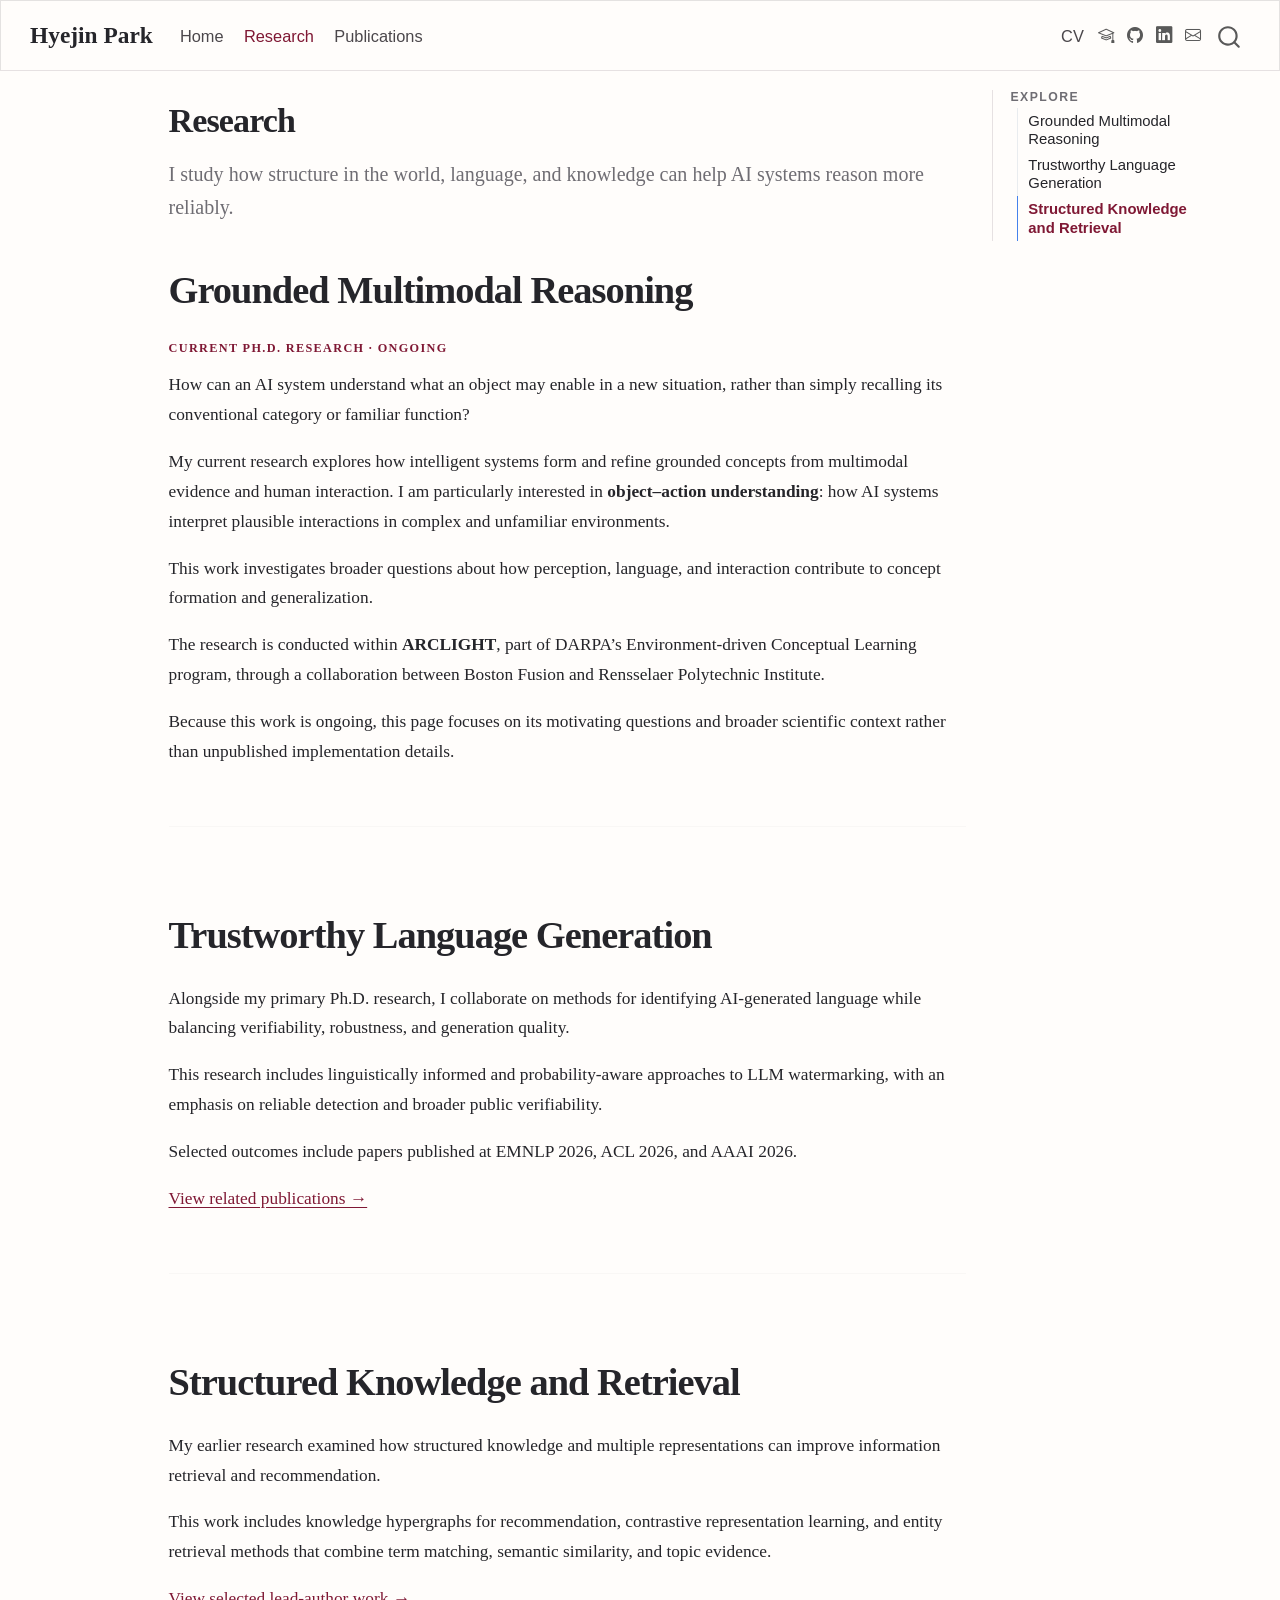
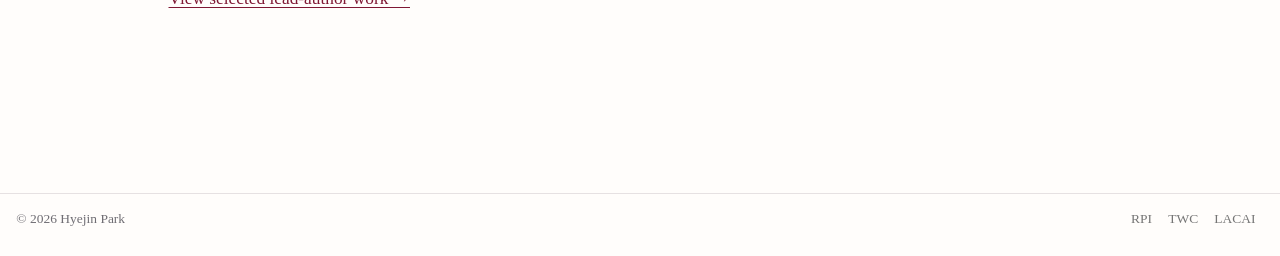
<file: docs/research.html>
<!DOCTYPE html>
<html xmlns="http://www.w3.org/1999/xhtml" lang="en" xml:lang="en"><head>

<meta charset="utf-8">
<meta name="generator" content="quarto-1.9.38">

<meta name="viewport" content="width=device-width, initial-scale=1.0, user-scalable=yes">

<meta name="description" content="Research directions of Hyejin Park.">

<title>Research | Hyejin Park – Hyejin Park</title>
<style>
/* Default styles provided by pandoc.
** See https://pandoc.org/MANUAL.html#variables-for-html for config info.
*/
code{white-space: pre-wrap;}
span.smallcaps{font-variant: small-caps;}
div.columns{display: flex; gap: min(4vw, 1.5em);}
div.column{flex: auto; overflow-x: auto;}
div.hanging-indent{margin-left: 1.5em; text-indent: -1.5em;}
ul.task-list{list-style: none;}
ul.task-list li input[type="checkbox"] {
  width: 0.8em;
  margin: 0 0.8em 0.2em -1em; /* quarto-specific, see https://github.com/quarto-dev/quarto-cli/issues/4556 */ 
  vertical-align: middle;
}
</style>


<script src="site_libs/quarto-nav/quarto-nav.js"></script>
<script src="site_libs/clipboard/clipboard.min.js"></script>
<script src="site_libs/quarto-search/autocomplete.umd.js"></script>
<script src="site_libs/quarto-search/fuse.min.js"></script>
<script src="site_libs/quarto-search/quarto-search.js"></script>
<meta name="quarto:offset" content="./">
<script src="site_libs/quarto-html/quarto.js" type="module"></script>
<script src="site_libs/quarto-html/tabsets/tabsets.js" type="module"></script>
<script src="site_libs/quarto-html/popper.min.js"></script>
<script src="site_libs/quarto-html/tippy.umd.min.js"></script>
<script src="site_libs/quarto-html/anchor.min.js"></script>
<link href="site_libs/quarto-html/tippy.css" rel="stylesheet">
<link href="site_libs/quarto-html/quarto-syntax-highlighting-15634bcf2e68342d4ad2dfa704d543f6.css" rel="stylesheet" id="quarto-text-highlighting-styles">
<script src="site_libs/bootstrap/bootstrap.min.js"></script>
<link href="site_libs/bootstrap/bootstrap-icons.css" rel="stylesheet">
<link href="site_libs/bootstrap/bootstrap-54f96d26612463f10f51421a0f6e9d63.min.css" rel="stylesheet" append-hash="true" id="quarto-bootstrap" data-mode="light">
<script id="quarto-search-options" type="application/json">{
  "location": "navbar",
  "copy-button": false,
  "collapse-after": 3,
  "panel-placement": "end",
  "type": "overlay",
  "limit": 50,
  "keyboard-shortcut": [
    "f",
    "/",
    "s"
  ],
  "show-item-context": false,
  "language": {
    "search-no-results-text": "No results",
    "search-matching-documents-text": "matching documents",
    "search-copy-link-title": "Copy link to search",
    "search-hide-matches-text": "Hide additional matches",
    "search-more-match-text": "more match in this document",
    "search-more-matches-text": "more matches in this document",
    "search-clear-button-title": "Clear",
    "search-text-placeholder": "",
    "search-detached-cancel-button-title": "Cancel",
    "search-submit-button-title": "Submit",
    "search-label": "Search"
  }
}</script>
<style>html{ scroll-behavior: smooth; }</style>


<link rel="stylesheet" href="styles.css">
<meta property="og:title" content="Research | Hyejin Park">
<meta property="og:description" content="Research directions of Hyejin Park.">
<meta property="og:site_name" content="Hyejin Park">
</head>

<body class="nav-fixed quarto-light">

<div id="quarto-search-results"></div>
  <header id="quarto-header" class="headroom fixed-top">
    <nav class="navbar navbar-expand-lg " data-bs-theme="dark">
      <div class="navbar-container container-fluid">
      <div class="navbar-brand-container mx-auto">
    <a class="navbar-brand" href="./index.html">
    <span class="navbar-title">Hyejin Park</span>
    </a>
  </div>
            <div id="quarto-search" class="" title="Search"></div>
          <button class="navbar-toggler" type="button" data-bs-toggle="collapse" data-bs-target="#navbarCollapse" aria-controls="navbarCollapse" role="menu" aria-expanded="false" aria-label="Toggle navigation" onclick="if (window.quartoToggleHeadroom) { window.quartoToggleHeadroom(); }">
  <span class="navbar-toggler-icon"></span>
</button>
          <div class="collapse navbar-collapse" id="navbarCollapse">
            <ul class="navbar-nav navbar-nav-scroll me-auto">
  <li class="nav-item">
    <a class="nav-link" href="./index.html"> 
<span class="menu-text">Home</span></a>
  </li>  
  <li class="nav-item">
    <a class="nav-link active" href="./research.html" aria-current="page"> 
<span class="menu-text">Research</span></a>
  </li>  
  <li class="nav-item">
    <a class="nav-link" href="./publications.html"> 
<span class="menu-text">Publications</span></a>
  </li>  
</ul>
            <ul class="navbar-nav navbar-nav-scroll ms-auto">
  <li class="nav-item">
    <a class="nav-link" href="./files/Hyejin_Park_CV.pdf" target="_blank"> 
<span class="menu-text">CV</span></a>
  </li>  
</ul>
          </div> <!-- /navcollapse -->
            <div class="quarto-navbar-tools tools-wide">
    <a href="https://scholar.google.com/citations?user=kaD4NRoAAAAJ&amp;hl=en" title="Google Scholar" class="quarto-navigation-tool px-1" aria-label="Google Scholar"><i class="bi bi-mortarboard"></i></a>
    <a href="https://github.com/HBD-NGC1316" title="GitHub" class="quarto-navigation-tool px-1" aria-label="GitHub"><i class="bi bi-github"></i></a>
    <a href="https://www.linkedin.com/in/hyejin-park-6ab866176/" title="LinkedIn" class="quarto-navigation-tool px-1" aria-label="LinkedIn"><i class="bi bi-linkedin"></i></a>
    <a href="mailto:parkh12@rpi.edu" title="Email" class="quarto-navigation-tool px-1" aria-label="Email"><i class="bi bi-envelope"></i></a>
</div>
      </div> <!-- /container-fluid -->
    </nav>
</header>
<!-- content -->
<div id="quarto-content" class="quarto-container page-columns page-rows-contents page-layout-article page-navbar">
<!-- sidebar -->
<!-- margin-sidebar -->
    <div id="quarto-margin-sidebar" class="sidebar margin-sidebar">
        <nav id="TOC" role="doc-toc" class="toc-active">
    <h2 id="toc-title">Explore</h2>
   
  <ul class="collapse">
  <li><a href="#grounded-multimodal-reasoning" id="toc-grounded-multimodal-reasoning" class="nav-link active" data-scroll-target="#grounded-multimodal-reasoning">Grounded Multimodal Reasoning</a></li>
  <li><a href="#trustworthy-language-generation" id="toc-trustworthy-language-generation" class="nav-link" data-scroll-target="#trustworthy-language-generation">Trustworthy Language Generation</a></li>
  <li><a href="#structured-knowledge-and-retrieval" id="toc-structured-knowledge-and-retrieval" class="nav-link" data-scroll-target="#structured-knowledge-and-retrieval">Structured Knowledge and Retrieval</a></li>
  </ul>
</nav>
    </div>
<!-- main -->
<main class="content" id="quarto-document-content"><header id="title-block-header" class="quarto-title-block"><h1 class="title display-7">Research</h1></header>

<header id="title-block-header">


</header>


<p class="page-lead">
I study how structure in the world, language, and knowledge can help AI systems reason more reliably.
</p>
<section id="grounded-multimodal-reasoning" class="level2">
<h2 class="anchored" data-anchor-id="grounded-multimodal-reasoning">Grounded Multimodal Reasoning</h2>
<p class="card-label">
CURRENT Ph.D.&nbsp;RESEARCH · ONGOING
</p>
<p>How can an AI system understand what an object may enable in a new situation, rather than simply recalling its conventional category or familiar function?</p>
<p>My current research explores how intelligent systems form and refine grounded concepts from multimodal evidence and human interaction. I am particularly interested in <strong>object–action understanding</strong>: how AI systems interpret plausible interactions in complex and unfamiliar environments.</p>
<p>This work investigates broader questions about how perception, language, and interaction contribute to concept formation and generalization.</p>
<p>The research is conducted within <strong>ARCLIGHT</strong>, part of DARPA’s Environment-driven Conceptual Learning program, through a collaboration between Boston Fusion and Rensselaer Polytechnic Institute.</p>
<p>Because this work is ongoing, this page focuses on its motivating questions and broader scientific context rather than unpublished implementation details.</p>
<hr>
</section>
<section id="trustworthy-language-generation" class="level2">
<h2 class="anchored" data-anchor-id="trustworthy-language-generation">Trustworthy Language Generation</h2>
<p>Alongside my primary Ph.D.&nbsp;research, I collaborate on methods for identifying AI-generated language while balancing verifiability, robustness, and generation quality.</p>
<p>This research includes linguistically informed and probability-aware approaches to LLM watermarking, with an emphasis on reliable detection and broader public verifiability.</p>
<p>Selected outcomes include papers published at EMNLP 2026, ACL 2026, and AAAI 2026.</p>
<p><a href="publications.html#trustworthy-language-generation">View related publications →</a></p>
<hr>
</section>
<section id="structured-knowledge-and-retrieval" class="level2">
<h2 class="anchored" data-anchor-id="structured-knowledge-and-retrieval">Structured Knowledge and Retrieval</h2>
<p>My earlier research examined how structured knowledge and multiple representations can improve information retrieval and recommendation.</p>
<p>This work includes knowledge hypergraphs for recommendation, contrastive representation learning, and entity retrieval methods that combine term matching, semantic similarity, and topic evidence.</p>
<p><a href="publications.html#selected-lead-author-work">View selected lead-author work →</a></p>


</section>

<a onclick="window.scrollTo(0, 0); return false;" role="button" id="quarto-back-to-top"><i class="bi bi-arrow-up"></i> Back to top</a></main> <!-- /main -->
<script id="quarto-html-after-body" type="application/javascript">
  window.document.addEventListener("DOMContentLoaded", function (event) {
    const icon = "";
    const anchorJS = new window.AnchorJS();
    anchorJS.options = {
      placement: 'right',
      icon: icon
    };
    anchorJS.add('.anchored');
    const isCodeAnnotation = (el) => {
      for (const clz of el.classList) {
        if (clz.startsWith('code-annotation-')) {                     
          return true;
        }
      }
      return false;
    }
    const onCopySuccess = function(e) {
      // button target
      const button = e.trigger;
      // don't keep focus
      button.blur();
      // flash "checked"
      button.classList.add('code-copy-button-checked');
      var currentTitle = button.getAttribute("title");
      button.setAttribute("title", "Copied!");
      let tooltip;
      if (window.bootstrap) {
        button.setAttribute("data-bs-toggle", "tooltip");
        button.setAttribute("data-bs-placement", "left");
        button.setAttribute("data-bs-title", "Copied!");
        tooltip = new bootstrap.Tooltip(button, 
          { trigger: "manual", 
            customClass: "code-copy-button-tooltip",
            offset: [0, -8]});
        tooltip.show();    
      }
      setTimeout(function() {
        if (tooltip) {
          tooltip.hide();
          button.removeAttribute("data-bs-title");
          button.removeAttribute("data-bs-toggle");
          button.removeAttribute("data-bs-placement");
        }
        button.setAttribute("title", currentTitle);
        button.classList.remove('code-copy-button-checked');
      }, 1000);
      // clear code selection
      e.clearSelection();
    }
    const getTextToCopy = function(trigger) {
      const outerScaffold = trigger.parentElement.cloneNode(true);
      const codeEl = outerScaffold.querySelector('code');
      for (const childEl of codeEl.children) {
        if (isCodeAnnotation(childEl)) {
          childEl.remove();
        }
      }
      return codeEl.innerText;
    }
    const clipboard = new window.ClipboardJS('.code-copy-button:not([data-in-quarto-modal])', {
      text: getTextToCopy
    });
    clipboard.on('success', onCopySuccess);
    if (window.document.getElementById('quarto-embedded-source-code-modal')) {
      const clipboardModal = new window.ClipboardJS('.code-copy-button[data-in-quarto-modal]', {
        text: getTextToCopy,
        container: window.document.getElementById('quarto-embedded-source-code-modal')
      });
      clipboardModal.on('success', onCopySuccess);
    }
      var localhostRegex = new RegExp(/^(?:http|https):\/\/localhost\:?[0-9]*\//);
      var mailtoRegex = new RegExp(/^mailto:/);
        var filterRegex = new RegExp("https:\/\/hbd-ngc1316\.github\.io");
      var isInternal = (href) => {
          return filterRegex.test(href) || localhostRegex.test(href) || mailtoRegex.test(href);
      }
      // Inspect non-navigation links and adorn them if external
     var links = window.document.querySelectorAll('a[href]:not(.nav-link):not(.navbar-brand):not(.toc-action):not(.sidebar-link):not(.sidebar-item-toggle):not(.pagination-link):not(.no-external):not([aria-hidden]):not(.dropdown-item):not(.quarto-navigation-tool):not(.about-link)');
      for (var i=0; i<links.length; i++) {
        const link = links[i];
        if (!isInternal(link.href)) {
          // undo the damage that might have been done by quarto-nav.js in the case of
          // links that we want to consider external
          if (link.dataset.originalHref !== undefined) {
            link.href = link.dataset.originalHref;
          }
            // target, if specified
            link.setAttribute("target", "_blank");
            if (link.getAttribute("rel") === null) {
              link.setAttribute("rel", "noopener");
            }
        }
      }
    function tippyHover(el, contentFn, onTriggerFn, onUntriggerFn) {
      const config = {
        allowHTML: true,
        maxWidth: 500,
        delay: 100,
        arrow: false,
        appendTo: function(el) {
            return el.parentElement;
        },
        interactive: true,
        interactiveBorder: 10,
        theme: 'quarto',
        placement: 'bottom-start',
      };
      if (contentFn) {
        config.content = contentFn;
      }
      if (onTriggerFn) {
        config.onTrigger = onTriggerFn;
      }
      if (onUntriggerFn) {
        config.onUntrigger = onUntriggerFn;
      }
      window.tippy(el, config); 
    }
    const noterefs = window.document.querySelectorAll('a[role="doc-noteref"]');
    for (var i=0; i<noterefs.length; i++) {
      const ref = noterefs[i];
      tippyHover(ref, function() {
        // use id or data attribute instead here
        let href = ref.getAttribute('data-footnote-href') || ref.getAttribute('href');
        try { href = new URL(href).hash; } catch {}
        const id = href.replace(/^#\/?/, "");
        const note = window.document.getElementById(id);
        if (note) {
          return note.innerHTML;
        } else {
          return "";
        }
      });
    }
    const xrefs = window.document.querySelectorAll('a.quarto-xref');
    const processXRef = (id, note) => {
      // Strip column container classes
      const stripColumnClz = (el) => {
        el.classList.remove("page-full", "page-columns");
        if (el.children) {
          for (const child of el.children) {
            stripColumnClz(child);
          }
        }
      }
      stripColumnClz(note)
      if (id === null || id.startsWith('sec-')) {
        // Special case sections, only their first couple elements
        const container = document.createElement("div");
        if (note.children && note.children.length > 2) {
          container.appendChild(note.children[0].cloneNode(true));
          for (let i = 1; i < note.children.length; i++) {
            const child = note.children[i];
            if (child.tagName === "P" && child.innerText === "") {
              continue;
            } else {
              container.appendChild(child.cloneNode(true));
              break;
            }
          }
          if (window.Quarto?.typesetMath) {
            window.Quarto.typesetMath(container);
          }
          return container.innerHTML
        } else {
          if (window.Quarto?.typesetMath) {
            window.Quarto.typesetMath(note);
          }
          return note.innerHTML;
        }
      } else {
        // Remove any anchor links if they are present
        const anchorLink = note.querySelector('a.anchorjs-link');
        if (anchorLink) {
          anchorLink.remove();
        }
        if (window.Quarto?.typesetMath) {
          window.Quarto.typesetMath(note);
        }
        if (note.classList.contains("callout")) {
          return note.outerHTML;
        } else {
          return note.innerHTML;
        }
      }
    }
    for (var i=0; i<xrefs.length; i++) {
      const xref = xrefs[i];
      tippyHover(xref, undefined, function(instance) {
        instance.disable();
        let url = xref.getAttribute('href');
        let hash = undefined; 
        if (url.startsWith('#')) {
          hash = url;
        } else {
          try { hash = new URL(url).hash; } catch {}
        }
        if (hash) {
          const id = hash.replace(/^#\/?/, "");
          const note = window.document.getElementById(id);
          if (note !== null) {
            try {
              const html = processXRef(id, note.cloneNode(true));
              instance.setContent(html);
            } finally {
              instance.enable();
              instance.show();
            }
          } else {
            // See if we can fetch this
            fetch(url.split('#')[0])
            .then(res => res.text())
            .then(html => {
              const parser = new DOMParser();
              const htmlDoc = parser.parseFromString(html, "text/html");
              const note = htmlDoc.getElementById(id);
              if (note !== null) {
                const html = processXRef(id, note);
                instance.setContent(html);
              } 
            }).finally(() => {
              instance.enable();
              instance.show();
            });
          }
        } else {
          // See if we can fetch a full url (with no hash to target)
          // This is a special case and we should probably do some content thinning / targeting
          fetch(url)
          .then(res => res.text())
          .then(html => {
            const parser = new DOMParser();
            const htmlDoc = parser.parseFromString(html, "text/html");
            const note = htmlDoc.querySelector('main.content');
            if (note !== null) {
              // This should only happen for chapter cross references
              // (since there is no id in the URL)
              // remove the first header
              if (note.children.length > 0 && note.children[0].tagName === "HEADER") {
                note.children[0].remove();
              }
              const html = processXRef(null, note);
              instance.setContent(html);
            } 
          }).finally(() => {
            instance.enable();
            instance.show();
          });
        }
      }, function(instance) {
      });
    }
        let selectedAnnoteEl;
        const selectorForAnnotation = ( cell, annotation) => {
          let cellAttr = 'data-code-cell="' + cell + '"';
          let lineAttr = 'data-code-annotation="' +  annotation + '"';
          const selector = 'span[' + cellAttr + '][' + lineAttr + ']';
          return selector;
        }
        const selectCodeLines = (annoteEl) => {
          const doc = window.document;
          const targetCell = annoteEl.getAttribute("data-target-cell");
          const targetAnnotation = annoteEl.getAttribute("data-target-annotation");
          const annoteSpan = window.document.querySelector(selectorForAnnotation(targetCell, targetAnnotation));
          const lines = annoteSpan.getAttribute("data-code-lines").split(",");
          const lineIds = lines.map((line) => {
            return targetCell + "-" + line;
          })
          let top = null;
          let height = null;
          let parent = null;
          if (lineIds.length > 0) {
              //compute the position of the single el (top and bottom and make a div)
              const el = window.document.getElementById(lineIds[0]);
              top = el.offsetTop;
              height = el.offsetHeight;
              parent = el.parentElement.parentElement;
            if (lineIds.length > 1) {
              const lastEl = window.document.getElementById(lineIds[lineIds.length - 1]);
              const bottom = lastEl.offsetTop + lastEl.offsetHeight;
              height = bottom - top;
            }
            if (top !== null && height !== null && parent !== null) {
              // cook up a div (if necessary) and position it 
              let div = window.document.getElementById("code-annotation-line-highlight");
              if (div === null) {
                div = window.document.createElement("div");
                div.setAttribute("id", "code-annotation-line-highlight");
                div.style.position = 'absolute';
                parent.appendChild(div);
              }
              div.style.top = top - 2 + "px";
              div.style.height = height + 4 + "px";
              div.style.left = 0;
              let gutterDiv = window.document.getElementById("code-annotation-line-highlight-gutter");
              if (gutterDiv === null) {
                gutterDiv = window.document.createElement("div");
                gutterDiv.setAttribute("id", "code-annotation-line-highlight-gutter");
                gutterDiv.style.position = 'absolute';
                const codeCell = window.document.getElementById(targetCell);
                const gutter = codeCell.querySelector('.code-annotation-gutter');
                gutter.appendChild(gutterDiv);
              }
              gutterDiv.style.top = top - 2 + "px";
              gutterDiv.style.height = height + 4 + "px";
            }
            selectedAnnoteEl = annoteEl;
          }
        };
        const unselectCodeLines = () => {
          const elementsIds = ["code-annotation-line-highlight", "code-annotation-line-highlight-gutter"];
          elementsIds.forEach((elId) => {
            const div = window.document.getElementById(elId);
            if (div) {
              div.remove();
            }
          });
          selectedAnnoteEl = undefined;
        };
          // Handle positioning of the toggle
      window.addEventListener(
        "resize",
        throttle(() => {
          elRect = undefined;
          if (selectedAnnoteEl) {
            selectCodeLines(selectedAnnoteEl);
          }
        }, 10)
      );
      function throttle(fn, ms) {
      let throttle = false;
      let timer;
        return (...args) => {
          if(!throttle) { // first call gets through
              fn.apply(this, args);
              throttle = true;
          } else { // all the others get throttled
              if(timer) clearTimeout(timer); // cancel #2
              timer = setTimeout(() => {
                fn.apply(this, args);
                timer = throttle = false;
              }, ms);
          }
        };
      }
        // Attach click handler to the DT
        const annoteDls = window.document.querySelectorAll('dt[data-target-cell]');
        for (const annoteDlNode of annoteDls) {
          annoteDlNode.addEventListener('click', (event) => {
            const clickedEl = event.target;
            if (clickedEl !== selectedAnnoteEl) {
              unselectCodeLines();
              const activeEl = window.document.querySelector('dt[data-target-cell].code-annotation-active');
              if (activeEl) {
                activeEl.classList.remove('code-annotation-active');
              }
              selectCodeLines(clickedEl);
              clickedEl.classList.add('code-annotation-active');
            } else {
              // Unselect the line
              unselectCodeLines();
              clickedEl.classList.remove('code-annotation-active');
            }
          });
        }
    const findCites = (el) => {
      const parentEl = el.parentElement;
      if (parentEl) {
        const cites = parentEl.dataset.cites;
        if (cites) {
          return {
            el,
            cites: cites.split(' ')
          };
        } else {
          return findCites(el.parentElement)
        }
      } else {
        return undefined;
      }
    };
    var bibliorefs = window.document.querySelectorAll('a[role="doc-biblioref"]');
    for (var i=0; i<bibliorefs.length; i++) {
      const ref = bibliorefs[i];
      const citeInfo = findCites(ref);
      if (citeInfo) {
        tippyHover(citeInfo.el, function() {
          var popup = window.document.createElement('div');
          citeInfo.cites.forEach(function(cite) {
            var citeDiv = window.document.createElement('div');
            citeDiv.classList.add('hanging-indent');
            citeDiv.classList.add('csl-entry');
            var biblioDiv = window.document.getElementById('ref-' + cite);
            if (biblioDiv) {
              citeDiv.innerHTML = biblioDiv.innerHTML;
            }
            popup.appendChild(citeDiv);
          });
          return popup.innerHTML;
        });
      }
    }
  });
  </script>
</div> <!-- /content -->
<footer class="footer">
  <div class="nav-footer">
    <div class="nav-footer-left">
<p>© 2026 Hyejin Park</p>
</div>   
    <div class="nav-footer-center">
      &nbsp;
    </div>
    <div class="nav-footer-right">
      <ul class="footer-items list-unstyled">
    <li class="nav-item">
    <a class="nav-link" href="https://www.rpi.edu/">
<p>RPI</p>
</a>
  </li>  
    <li class="nav-item">
    <a class="nav-link" href="https://tw.rpi.edu/person/hyejin-park">
<p>TWC</p>
</a>
  </li>  
    <li class="nav-item">
    <a class="nav-link" href="https://lacailab.cogsci.rpi.edu/people/students">
<p>LACAI</p>
</a>
  </li>  
</ul>
    </div>
  </div>
</footer>




<script src="site_libs/quarto-html/zenscroll-min.js"></script>
</body></html>
</file>
<file: docs/site_libs/quarto-html/tippy.css>
.tippy-box[data-animation=fade][data-state=hidden]{opacity:0}[data-tippy-root]{max-width:calc(100vw - 10px)}.tippy-box{position:relative;background-color:#333;color:#fff;border-radius:4px;font-size:14px;line-height:1.4;white-space:normal;outline:0;transition-property:transform,visibility,opacity}.tippy-box[data-placement^=top]>.tippy-arrow{bottom:0}.tippy-box[data-placement^=top]>.tippy-arrow:before{bottom:-7px;left:0;border-width:8px 8px 0;border-top-color:initial;transform-origin:center top}.tippy-box[data-placement^=bottom]>.tippy-arrow{top:0}.tippy-box[data-placement^=bottom]>.tippy-arrow:before{top:-7px;left:0;border-width:0 8px 8px;border-bottom-color:initial;transform-origin:center bottom}.tippy-box[data-placement^=left]>.tippy-arrow{right:0}.tippy-box[data-placement^=left]>.tippy-arrow:before{border-width:8px 0 8px 8px;border-left-color:initial;right:-7px;transform-origin:center left}.tippy-box[data-placement^=right]>.tippy-arrow{left:0}.tippy-box[data-placement^=right]>.tippy-arrow:before{left:-7px;border-width:8px 8px 8px 0;border-right-color:initial;transform-origin:center right}.tippy-box[data-inertia][data-state=visible]{transition-timing-function:cubic-bezier(.54,1.5,.38,1.11)}.tippy-arrow{width:16px;height:16px;color:#333}.tippy-arrow:before{content:"";position:absolute;border-color:transparent;border-style:solid}.tippy-content{position:relative;padding:5px 9px;z-index:1}
</file>
<file: docs/site_libs/quarto-html/quarto-syntax-highlighting-15634bcf2e68342d4ad2dfa704d543f6.css>
/* quarto syntax highlight colors */
:root {
  --quarto-hl-ot-color: #003B4F;
  --quarto-hl-at-color: #657422;
  --quarto-hl-ss-color: #20794D;
  --quarto-hl-an-color: #5E5E5E;
  --quarto-hl-fu-color: #4758AB;
  --quarto-hl-st-color: #20794D;
  --quarto-hl-cf-color: #003B4F;
  --quarto-hl-op-color: #5E5E5E;
  --quarto-hl-er-color: #AD0000;
  --quarto-hl-bn-color: #AD0000;
  --quarto-hl-al-color: #AD0000;
  --quarto-hl-va-color: #111111;
  --quarto-hl-bu-color: inherit;
  --quarto-hl-ex-color: inherit;
  --quarto-hl-pp-color: #AD0000;
  --quarto-hl-in-color: #5E5E5E;
  --quarto-hl-vs-color: #20794D;
  --quarto-hl-wa-color: #5E5E5E;
  --quarto-hl-do-color: #5E5E5E;
  --quarto-hl-im-color: #00769E;
  --quarto-hl-ch-color: #20794D;
  --quarto-hl-dt-color: #AD0000;
  --quarto-hl-fl-color: #AD0000;
  --quarto-hl-co-color: #5E5E5E;
  --quarto-hl-cv-color: #5E5E5E;
  --quarto-hl-cn-color: #8f5902;
  --quarto-hl-sc-color: #5E5E5E;
  --quarto-hl-dv-color: #AD0000;
  --quarto-hl-kw-color: #003B4F;
}

/* other quarto variables */
:root {
  --quarto-font-monospace: SFMono-Regular, Menlo, Monaco, Consolas, "Liberation Mono", "Courier New", monospace;
}

/* syntax highlight based on Pandoc's rules */
pre > code.sourceCode > span {
  color: #003B4F;
}

code.sourceCode > span {
  color: #003B4F;
}

div.sourceCode,
div.sourceCode pre.sourceCode {
  color: #003B4F;
}

/* Normal */
code span {
  color: #003B4F;
}

/* Alert */
code span.al {
  color: #AD0000;
  font-style: inherit;
}

/* Annotation */
code span.an {
  color: #5E5E5E;
  font-style: inherit;
}

/* Attribute */
code span.at {
  color: #657422;
  font-style: inherit;
}

/* BaseN */
code span.bn {
  color: #AD0000;
  font-style: inherit;
}

/* BuiltIn */
code span.bu {
  font-style: inherit;
}

/* ControlFlow */
code span.cf {
  color: #003B4F;
  font-weight: bold;
  font-style: inherit;
}

/* Char */
code span.ch {
  color: #20794D;
  font-style: inherit;
}

/* Constant */
code span.cn {
  color: #8f5902;
  font-style: inherit;
}

/* Comment */
code span.co {
  color: #5E5E5E;
  font-style: inherit;
}

/* CommentVar */
code span.cv {
  color: #5E5E5E;
  font-style: italic;
}

/* Documentation */
code span.do {
  color: #5E5E5E;
  font-style: italic;
}

/* DataType */
code span.dt {
  color: #AD0000;
  font-style: inherit;
}

/* DecVal */
code span.dv {
  color: #AD0000;
  font-style: inherit;
}

/* Error */
code span.er {
  color: #AD0000;
  font-style: inherit;
}

/* Extension */
code span.ex {
  font-style: inherit;
}

/* Float */
code span.fl {
  color: #AD0000;
  font-style: inherit;
}

/* Function */
code span.fu {
  color: #4758AB;
  font-style: inherit;
}

/* Import */
code span.im {
  color: #00769E;
  font-style: inherit;
}

/* Information */
code span.in {
  color: #5E5E5E;
  font-style: inherit;
}

/* Keyword */
code span.kw {
  color: #003B4F;
  font-weight: bold;
  font-style: inherit;
}

/* Operator */
code span.op {
  color: #5E5E5E;
  font-style: inherit;
}

/* Other */
code span.ot {
  color: #003B4F;
  font-style: inherit;
}

/* Preprocessor */
code span.pp {
  color: #AD0000;
  font-style: inherit;
}

/* SpecialChar */
code span.sc {
  color: #5E5E5E;
  font-style: inherit;
}

/* SpecialString */
code span.ss {
  color: #20794D;
  font-style: inherit;
}

/* String */
code span.st {
  color: #20794D;
  font-style: inherit;
}

/* Variable */
code span.va {
  color: #111111;
  font-style: inherit;
}

/* VerbatimString */
code span.vs {
  color: #20794D;
  font-style: inherit;
}

/* Warning */
code span.wa {
  color: #5E5E5E;
  font-style: italic;
}

.prevent-inlining {
  content: "</";
}

/*# sourceMappingURL=f23921c56f73e400b49028c9186a1aa0.css.map */
</file>
<file: docs/styles.css>
/* =========================================================
   Hyejin Park Personal Website
   ========================================================= */

   :root {
    --hp-burgundy: #7f1834;
    --hp-burgundy-dark: #5f1026;
    --hp-ink: #25252a;
    --hp-muted: #6f6d73;
    --hp-line: #e6e1e2;
    --hp-paper: #fffdfb;
    --hp-soft: #f7f2f2;
    --hp-white: #ffffff;
    --hp-radius: 18px;
  }
  
  html {
    scroll-behavior: smooth;
  }
  
  body {
    color: var(--hp-ink);
    background: var(--hp-paper);
    font-family:
      Inter, ui-sans-serif, -apple-system, BlinkMacSystemFont, "Segoe UI",
      sans-serif;
    font-size: 1.02rem;
    line-height: 1.72;
  }
  
  h1,
  h2,
  h3 {
    color: var(--hp-ink);
    letter-spacing: -0.025em;
  }
  
  h1,
  h2 {
    font-family: Georgia, "Times New Roman", serif;
  }
  
  h2 {
    margin-top: 4.5rem;
    padding-top: 0.5rem;
    border-bottom: 0;
    font-size: clamp(1.8rem, 3vw, 2.45rem);
  }
  
  h3 {
    font-size: 1.22rem;
    line-height: 1.35;
  }
  
  p {
    max-width: 72ch;
  }
  
  a {
    color: var(--hp-burgundy);
    text-decoration-thickness: 1px;
    text-underline-offset: 3px;
  }
  
  a:hover {
    color: var(--hp-burgundy-dark);
  }
  
  /* ---------- Navbar ---------- */
  
  .navbar {
    background: rgba(255, 253, 251, 0.94) !important;
    backdrop-filter: blur(14px);
    border-bottom: 1px solid var(--hp-line);
    box-shadow: none;
  }
  
  .navbar-brand,
  .navbar-title {
    color: var(--hp-ink) !important;
    font-family: Georgia, "Times New Roman", serif;
    font-weight: 700;
  }
  
  .navbar-nav .nav-link {
    color: #4b474b !important;
    font-weight: 520;
  }
  
  .navbar-nav .nav-link:hover,
  .navbar-nav .nav-link.active {
    color: var(--hp-burgundy) !important;
  }
  
  /* ---------- Right table of contents ---------- */
  
  #TOC {
    padding-left: 1rem;
    border-left: 1px solid var(--hp-line);
  }
  
  #TOC .active {
    color: var(--hp-burgundy) !important;
    font-weight: 650;
  }
  
  #toc-title {
    color: var(--hp-muted);
    font-size: 0.72rem;
    font-weight: 750;
    letter-spacing: 0.12em;
    text-transform: uppercase;
  }
  
  /* =========================================================
     Profile introduction
     ========================================================= */
  
  .profile-top {
    display: grid;
    grid-template-columns: 150px minmax(0, 1fr);
    gap: 2rem;
    align-items: center;
  
    max-width: 900px;
    margin: 2rem 0 1.5rem;
  }
  
  .profile-photo-col,
  .profile-photo-col figure {
    margin: 0;
  }
  
  .profile-photo-col figcaption {
    display: none;
  }
  
  .profile-photo-col img {
    display: block;
    width: 150px !important;
    height: 150px !important;
    max-width: none !important;
  
    object-fit: cover;
    object-position: center 20%;
  
    border: 4px solid var(--hp-white);
    border-radius: 50%;
  
    box-shadow: 0 10px 28px rgba(55, 34, 42, 0.14);
  }
  
  .profile-heading {
    min-width: 0;
  }
  
  .eyebrow,
  .card-label,
  .pub-venue {
    margin: 0 0 0.65rem;
    color: var(--hp-burgundy);
    font-size: 0.72rem;
    font-weight: 800;
    letter-spacing: 0.11em;
    text-transform: uppercase;
  }
  
  .home-name {
    margin: 0 0 0.7rem;
    color: var(--hp-ink);
    font-family: Georgia, "Times New Roman", serif;
    font-size: clamp(2.8rem, 5vw, 4.2rem);
    line-height: 0.98;
    letter-spacing: -0.04em;
  }
  
  .home-lead {
    max-width: 680px;
    margin: 0;
    font-family: Georgia, "Times New Roman", serif;
    font-size: clamp(1.18rem, 2vw, 1.45rem);
    line-height: 1.5;
  }
  
  .profile-bio {
    max-width: 780px;
    margin-bottom: 4rem;
    padding-bottom: 3.2rem;
    border-bottom: 1px solid var(--hp-line);
  }
  
  .profile-bio > p {
    max-width: 720px;
    margin: 0 0 1rem;
    color: var(--hp-muted);
    line-height: 1.7;
  }
  
  /* ---------- Buttons ---------- */
  
  .hero-actions,
  .publication-actions {
    display: flex;
    flex-wrap: wrap;
    gap: 0.75rem;
    margin-top: 1.5rem;
  }
  
  .hero-actions p,
  .quick-links p {
    margin: 0;
    max-width: none;
  }
  
  .button {
    display: inline-flex;
    align-items: center;
    justify-content: center;
  
    min-height: 44px;
    padding: 0.7rem 1.05rem;
  
    border-radius: 999px;
  
    font-size: 0.9rem;
    font-weight: 700;
    text-decoration: none;
  
    transition:
      transform 150ms ease,
      box-shadow 150ms ease,
      background 150ms ease;
  }
  
  .button:hover {
    transform: translateY(-1px);
  }
  
  .button-primary {
    color: white !important;
    background: var(--hp-burgundy);
    box-shadow: 0 9px 22px rgba(127, 24, 52, 0.2);
  }
  
  .button-primary:hover {
    background: var(--hp-burgundy-dark);
  }
  
  .button-secondary {
    color: var(--hp-ink) !important;
    background: white;
    border: 1px solid var(--hp-line);
  }
  
  .quick-links {
    margin-top: 1.15rem;
    color: var(--hp-muted);
    font-size: 0.9rem;
  }
  
  /* =========================================================
     Shared page components
     ========================================================= */
  
  .section-intro,
  .page-lead {
    color: var(--hp-muted);
    font-family: Georgia, "Times New Roman", serif;
    font-size: 1.18rem;
    line-height: 1.65;
  }
  
  .page-lead {
    max-width: 760px;
    margin-bottom: 3rem;
  }
  
  .card-grid,
  .publication-grid {
    display: grid;
    gap: 1rem;
    margin-top: 1.5rem;
  }
  
  .card-grid {
    grid-template-columns: repeat(3, minmax(0, 1fr));
  }
  
  .publication-grid {
    grid-template-columns: repeat(2, minmax(0, 1fr));
  }
  
  .topic-card,
  .publication-card {
    padding: 1.5rem;
    background: var(--hp-white);
    border: 1px solid var(--hp-line);
    border-radius: var(--hp-radius);
    box-shadow: 0 7px 22px rgba(55, 34, 42, 0.035);
  }
  
  .topic-card {
    display: flex;
    flex-direction: column;
    min-height: 255px;
  }
  
  .topic-card p:last-child {
    margin-top: auto;
  }
  
  .topic-card-current {
    background: linear-gradient(160deg, #fff 25%, #fbf2f4 100%);
    border-top: 4px solid var(--hp-burgundy);
  }
  
  .publication-card h3 {
    margin-top: 0.35rem;
  }
  
  .publication-highlight {
    border-top: 4px solid var(--hp-burgundy);
  }
  
  .publication-wide {
    margin: 1.1rem 0;
  }
  
  .pub-note {
    color: var(--hp-muted);
    font-size: 0.94rem;
  }
  
  .pub-link {
    display: inline-block;
    margin-right: 0.8rem;
    font-size: 0.88rem;
    font-weight: 750;
  }
  
  .section-heading-row {
    display: flex;
    justify-content: space-between;
    gap: 2rem;
    align-items: end;
  }
  
  .text-link {
    white-space: nowrap;
    font-weight: 700;
    text-decoration: none;
  }
  
  /* ---------- Research prose ---------- */
  
  main.content > section > p {
    max-width: 780px;
  }
  
  main.content hr {
    margin: 3.5rem 0;
    border: 0;
    border-top: 1px solid var(--hp-line);
  }
  
  /* ---------- Recent updates ---------- */
  
  .updates-list {
    width: 100%;
    border-top: 1px solid var(--hp-line);
  }
  
  .update-row {
    display: grid;
    grid-template-columns: 110px minmax(0, 1fr);
    column-gap: 1.5rem;
    align-items: baseline;
  
    width: 100%;
    padding: 1rem 0;
  
    border-bottom: 1px solid var(--hp-line);
  }
  
  .update-date {
    color: var(--hp-burgundy);
    font-weight: 750;
    white-space: nowrap;
  }
  
  .update-text {
    min-width: 0;
    color: var(--hp-ink);
    line-height: 1.55;
  }
  
  /* ---------- Footer ---------- */
  
  .nav-footer {
    margin-top: 5rem;
    color: var(--hp-muted);
    background: transparent;
    border-top: 1px solid var(--hp-line);
  }
  
  /* ---------- Responsive ---------- */
  
  @media (max-width: 980px) {
    .card-grid {
      grid-template-columns: 1fr;
    }
  }
  
  @media (max-width: 760px) {
    body {
      font-size: 0.98rem;
    }
  
    .profile-top {
      grid-template-columns: 110px minmax(0, 1fr);
      gap: 1.25rem;
      align-items: center;
    }
  
    .profile-photo-col img {
      width: 110px !important;
      height: 110px !important;
    }
  
    .home-name {
      font-size: clamp(2.4rem, 11vw, 3.5rem);
    }
  
    .publication-grid {
      grid-template-columns: 1fr;
    }
  
    .section-heading-row {
      display: block;
    }
  
    .update-row {
      grid-template-columns: 1fr;
      row-gap: 0.2rem;
    }
  }
  
  @media (max-width: 520px) {
    .profile-top {
      grid-template-columns: 1fr;
    }
  
    .profile-photo-col img {
      width: 105px !important;
      height: 105px !important;
    }
  }




  /* =========================================================
   Profile tagline
   ========================================================= */

.profile-tagline {
  max-width: 680px;
  margin: 0;

  color: var(--hp-muted);
  font-family:
    Inter, ui-sans-serif, -apple-system, BlinkMacSystemFont, "Segoe UI",
    sans-serif;
  font-size: 1.08rem;
  font-weight: 500;
  line-height: 1.55;
  letter-spacing: 0;
}


/* =========================================================
   Current research focus
   ========================================================= */

.research-focus {
  max-width: 760px;
  margin: 2.1rem 0 1.8rem;
  padding: 1.4rem 0 0;

  border-top: 1px solid var(--hp-line);
}

.research-focus .focus-label {
  display: inline-block;

  margin: 0 0 0.9rem;
  padding: 0 0 0.3rem;

  color: var(--hp-ink);
  border-bottom: 3px solid var(--hp-burgundy);

  font-family:
    Inter, ui-sans-serif, -apple-system, BlinkMacSystemFont, "Segoe UI",
    sans-serif;
  font-size: 0.82rem;
  font-weight: 800;
  line-height: 1.3;
  letter-spacing: 0.1em;
  text-transform: uppercase;
}

.research-focus p {
  max-width: 720px;
  margin: 0;

  color: var(--hp-ink);
  font-size: 1.02rem;
  line-height: 1.75;
}
</file>
